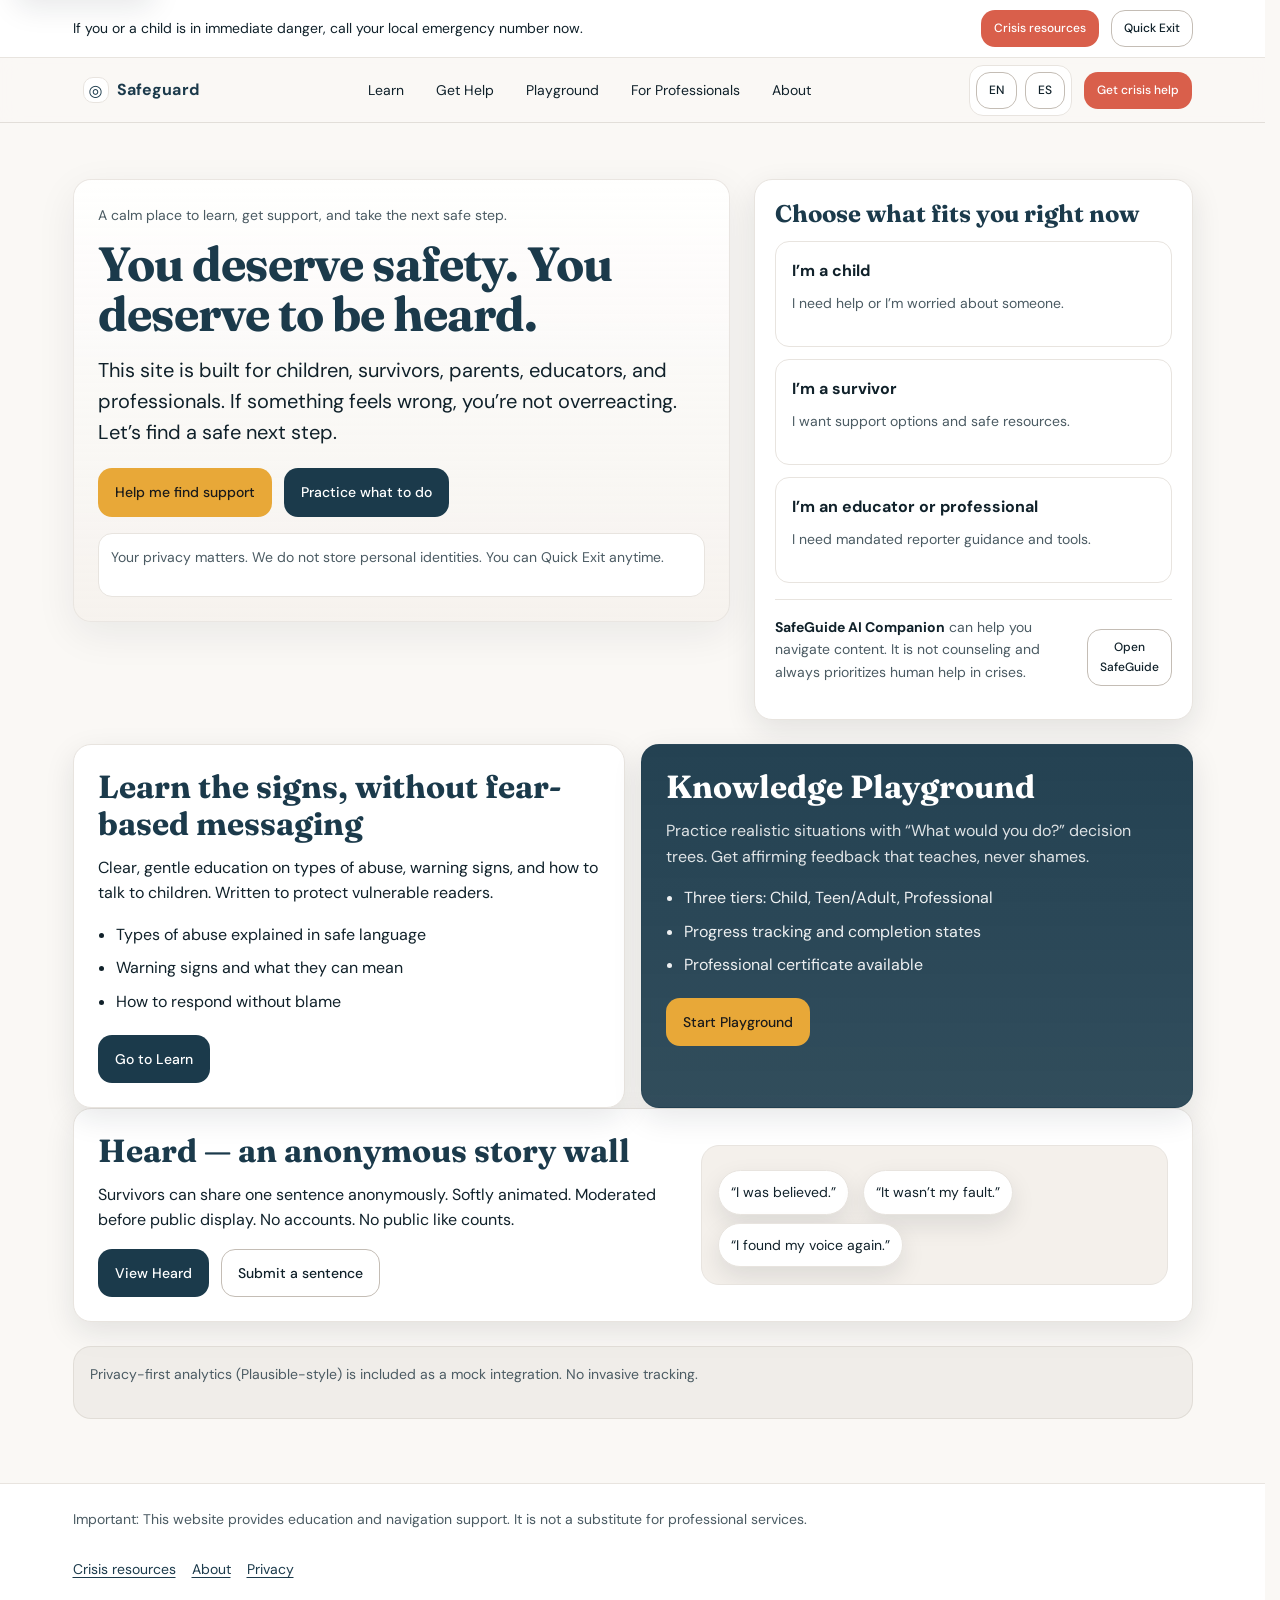
<file: index.html>
<!doctype html>
<html lang="en" data-lang="en">
  <head>
    <meta charset="UTF-8" />
    <meta name="viewport" content="width=device-width, initial-scale=1" />
    <meta name="description" content="A calm, safe, mission-driven website for child abuse awareness, learning, and getting help. Built for children, survivors, parents, educators, and professionals." />
    <meta name="theme-color" content="#1B3A4B" />

    <!-- Open Graph -->
    <meta property="og:title" content="Safeguard — Child Abuse Awareness & Support" />
    <meta property="og:description" content="Learn warning signs, get help, and practice safe decisions with a guided Knowledge Playground. Always crisis-forward." />
    <meta property="og:type" content="website" />
    <meta property="og:image" content="assets/images/og-cover.png" />
    <meta property="og:url" content="/" />

    <!-- Twitter Card -->
    <meta name="twitter:card" content="summary_large_image" />
    <meta name="twitter:title" content="Safeguard — Child Abuse Awareness & Support" />
    <meta name="twitter:description" content="Learn, get help, and practice safe decisions. Built for vulnerable users with deep empathy." />
    <meta name="twitter:image" content="assets/images/og-cover.png" />

    <link rel="icon" href="assets/icons/favicon.svg" />
    <link rel="manifest" href="manifest.webmanifest" />

    <!-- Fonts (performance: font-display swap is set in CSS via @font-face fallback strategy) -->
    <link rel="preconnect" href="https://fonts.googleapis.com" />
    <link rel="preconnect" href="https://fonts.gstatic.com" crossorigin />
    <!-- Body: DM Sans / Inter. Display: Fraunces / Lora -->
    <link href="https://fonts.googleapis.com/css2?family=DM+Sans:wght@400;500;700&family=Fraunces:opsz,wght@9..144,600;9..144,700&display=swap" rel="stylesheet" />

    <link rel="stylesheet" href="css/styles.css" />
    <link rel="stylesheet" href="css/components.css" />

    <title>Safeguard — Child Abuse Awareness & Support</title>

    <!-- Schema.org Organization -->
    <script type="application/ld+json">
      {
        "@context": "https://schema.org",
        "@type": "NGO",
        "name": "Safeguard",
        "description": "A mission-driven awareness and support platform focused on child safety, education, and resource access.",
        "url": "/",
        "sameAs": [],
        "foundingLocation": "United States",
        "contactPoint": [{
          "@type": "ContactPoint",
          "contactType": "support",
          "availableLanguage": ["English", "Spanish"],
          "url": "/pages/get-help.html"
        }]
      }
    </script>
  </head>

  <body>
    <!-- Skip link -->
    <a class="skip-link" href="#main">Skip to content</a>

    <!-- Top crisis ribbon: always visible -->
    <div class="crisis-ribbon" role="region" aria-label="Crisis resources">
      <div class="crisis-ribbon__inner">
        <p class="crisis-ribbon__text" data-i18n="crisisRibbon">
          If you or a child is in immediate danger, call your local emergency number now.
        </p>
        <div class="crisis-ribbon__actions">
          <a class="btn btn--small btn--coral" href="pages/get-help.html#crisis" data-i18n="crisisButton">
            Crisis resources
          </a>
          <button class="btn btn--small btn--ghost" id="quickExitBtn" type="button" aria-label="Quick exit (opens weather)">
            Quick Exit
          </button>
        </div>
      </div>
    </div>

    <!-- Header -->
    <header class="site-header" role="banner">
      <div class="site-header__inner">
        <a class="brand" href="index.html" aria-label="Safeguard home">
          <span class="brand__mark" aria-hidden="true">◎</span>
          <span class="brand__text">Safeguard</span>
        </a>

        <nav class="site-nav" aria-label="Primary">
          <button class="nav-toggle" type="button" aria-expanded="false" aria-controls="navMenu">
            <span class="sr-only">Open menu</span>
            <span aria-hidden="true">☰</span>
          </button>

          <ul class="nav-menu" id="navMenu">
            <li><a href="pages/learn.html" data-i18n="navLearn">Learn</a></li>
            <li><a href="pages/get-help.html" data-i18n="navGetHelp">Get Help</a></li>
            <li><a href="pages/playground.html" data-i18n="navPlayground">Playground</a></li>
            <li><a href="pages/professionals.html" data-i18n="navPros">For Professionals</a></li>
            <li><a href="pages/about.html" data-i18n="navAbout">About</a></li>
          </ul>
        </nav>

        <div class="site-header__tools">
          <div class="lang-toggle" role="group" aria-label="Language">
            <button class="btn btn--small btn--ghost" type="button" data-lang="en" aria-pressed="true">EN</button>
            <button class="btn btn--small btn--ghost" type="button" data-lang="es" aria-pressed="false">ES</button>
          </div>
          <a class="btn btn--small btn--coral" href="pages/get-help.html#crisis" data-i18n="headerCrisis">
            Get crisis help
          </a>
        </div>
      </div>
    </header>

    <!-- Main -->
    <main id="main" class="container" role="main">
      <section class="hero" aria-labelledby="heroTitle">
        <div class="hero__content">
          <p class="eyebrow" data-i18n="homeEyebrow">A calm place to learn, get support, and take the next safe step.</p>
          <h1 class="display" id="heroTitle" data-i18n="homeTitle">
            You deserve safety. You deserve to be heard.
          </h1>
          <p class="lead" data-i18n="homeLead">
            This site is built for children, survivors, parents, educators, and professionals. If something feels wrong, you’re not overreacting. Let’s find a safe next step.
          </p>

          <div class="hero__cta">
            <a class="btn btn--primary" href="pages/get-help.html" data-i18n="homeCtaHelp">Help me find support</a>
            <a class="btn btn--secondary" href="pages/playground.html" data-i18n="homeCtaPlayground">Practice what to do</a>
          </div>

          <div class="hero__note" role="note">
            <p class="small" data-i18n="homeNote">
              Your privacy matters. We do not store personal identities. You can Quick Exit anytime.
            </p>
          </div>
        </div>

        <div class="hero__panel" aria-label="Quick pathways">
          <h2 class="h3" data-i18n="homePathTitle">Choose what fits you right now</h2>

          <!-- 3 choices at a time: we keep this to 3 primary pathways -->
          <div class="path-grid">
            <a class="path-card" href="pages/get-help.html#for-children">
              <h3 class="h4" data-i18n="pathChildTitle">I’m a child</h3>
              <p class="small" data-i18n="pathChildDesc">I need help or I’m worried about someone.</p>
            </a>

            <a class="path-card" href="pages/get-help.html#for-survivors">
              <h3 class="h4" data-i18n="pathSurvivorTitle">I’m a survivor</h3>
              <p class="small" data-i18n="pathSurvivorDesc">I want support options and safe resources.</p>
            </a>

            <a class="path-card" href="pages/professionals.html">
              <h3 class="h4" data-i18n="pathProTitle">I’m an educator or professional</h3>
              <p class="small" data-i18n="pathProDesc">I need mandated reporter guidance and tools.</p>
            </a>
          </div>

          <div class="soft-divider" aria-hidden="true"></div>

          <div class="ai-teaser">
            <p class="small">
              <strong data-i18n="aiTeaserTitle">SafeGuide AI Companion</strong>
              <span data-i18n="aiTeaserDesc">can help you navigate content. It is not counseling and always prioritizes human help in crises.</span>
            </p>
            <a class="btn btn--small btn--ghost" href="pages/get-help.html#safeguide" data-i18n="aiTeaserCta">Open SafeGuide</a>
          </div>
        </div>
      </section>

      <section class="grid-2" aria-labelledby="homeLearnTitle">
        <div class="card">
          <h2 class="h2" id="homeLearnTitle" data-i18n="homeLearnTitle">Learn the signs, without fear-based messaging</h2>
          <p data-i18n="homeLearnBody">
            Clear, gentle education on types of abuse, warning signs, and how to talk to children. Written to protect vulnerable readers.
          </p>
          <ul class="bullets">
            <li data-i18n="homeLearnBullet1">Types of abuse explained in safe language</li>
            <li data-i18n="homeLearnBullet2">Warning signs and what they can mean</li>
            <li data-i18n="homeLearnBullet3">How to respond without blame</li>
          </ul>
          <a class="btn btn--secondary" href="pages/learn.html" data-i18n="homeLearnCta">Go to Learn</a>
        </div>

        <div class="card card--teal">
          <h2 class="h2" data-i18n="homePlayTitle">Knowledge Playground</h2>
          <p data-i18n="homePlayBody">
            Practice realistic situations with “What would you do?” decision trees. Get affirming feedback that teaches, never shames.
          </p>
          <ul class="bullets">
            <li data-i18n="homePlayBullet1">Three tiers: Child, Teen/Adult, Professional</li>
            <li data-i18n="homePlayBullet2">Progress tracking and completion states</li>
            <li data-i18n="homePlayBullet3">Professional certificate available</li>
          </ul>
          <a class="btn btn--primary" href="pages/playground.html" data-i18n="homePlayCta">Start Playground</a>
        </div>
      </section>

      <section class="card" aria-labelledby="heardTitle">
        <div class="split">
          <div>
            <h2 class="h2" id="heardTitle" data-i18n="homeHeardTitle">Heard — an anonymous story wall</h2>
            <p data-i18n="homeHeardBody">
              Survivors can share one sentence anonymously. Softly animated. Moderated before public display. No accounts. No public like counts.
            </p>
            <div class="row">
              <a class="btn btn--secondary" href="pages/about.html#heard" data-i18n="homeHeardCta">View Heard</a>
              <a class="btn btn--ghost" href="pages/about.html#submit-heard" data-i18n="homeHeardSubmit">Submit a sentence</a>
            </div>
          </div>
          <div class="mini-preview" aria-hidden="true">
            <div class="mini-card">“I was believed.”</div>
            <div class="mini-card">“It wasn’t my fault.”</div>
            <div class="mini-card">“I found my voice again.”</div>
          </div>
        </div>
      </section>

      <section class="footer-cta" aria-label="Privacy-first analytics note">
        <p class="small" data-i18n="analyticsNote">
          Privacy-first analytics (Plausible-style) is included as a mock integration. No invasive tracking.
        </p>
      </section>
    </main>

    <footer class="site-footer" role="contentinfo">
      <div class="container site-footer__inner">
        <p class="small">
          <span data-i18n="footerDisclaimerStrong"><strong>Important:</strong></span>
          <span data-i18n="footerDisclaimerBody">This website provides education and navigation support. It is not a substitute for professional services.</span>
        </p>
        <div class="footer-links">
          <a href="pages/get-help.html#crisis" data-i18n="footerCrisis">Crisis resources</a>
          <a href="pages/about.html" data-i18n="footerAbout">About</a>
          <a href="pages/about.html#privacy" data-i18n="footerPrivacy">Privacy</a>
        </div>
      </div>
    </footer>

    <script src="js/main.js" defer></script>
  </body>
</html>
</file>
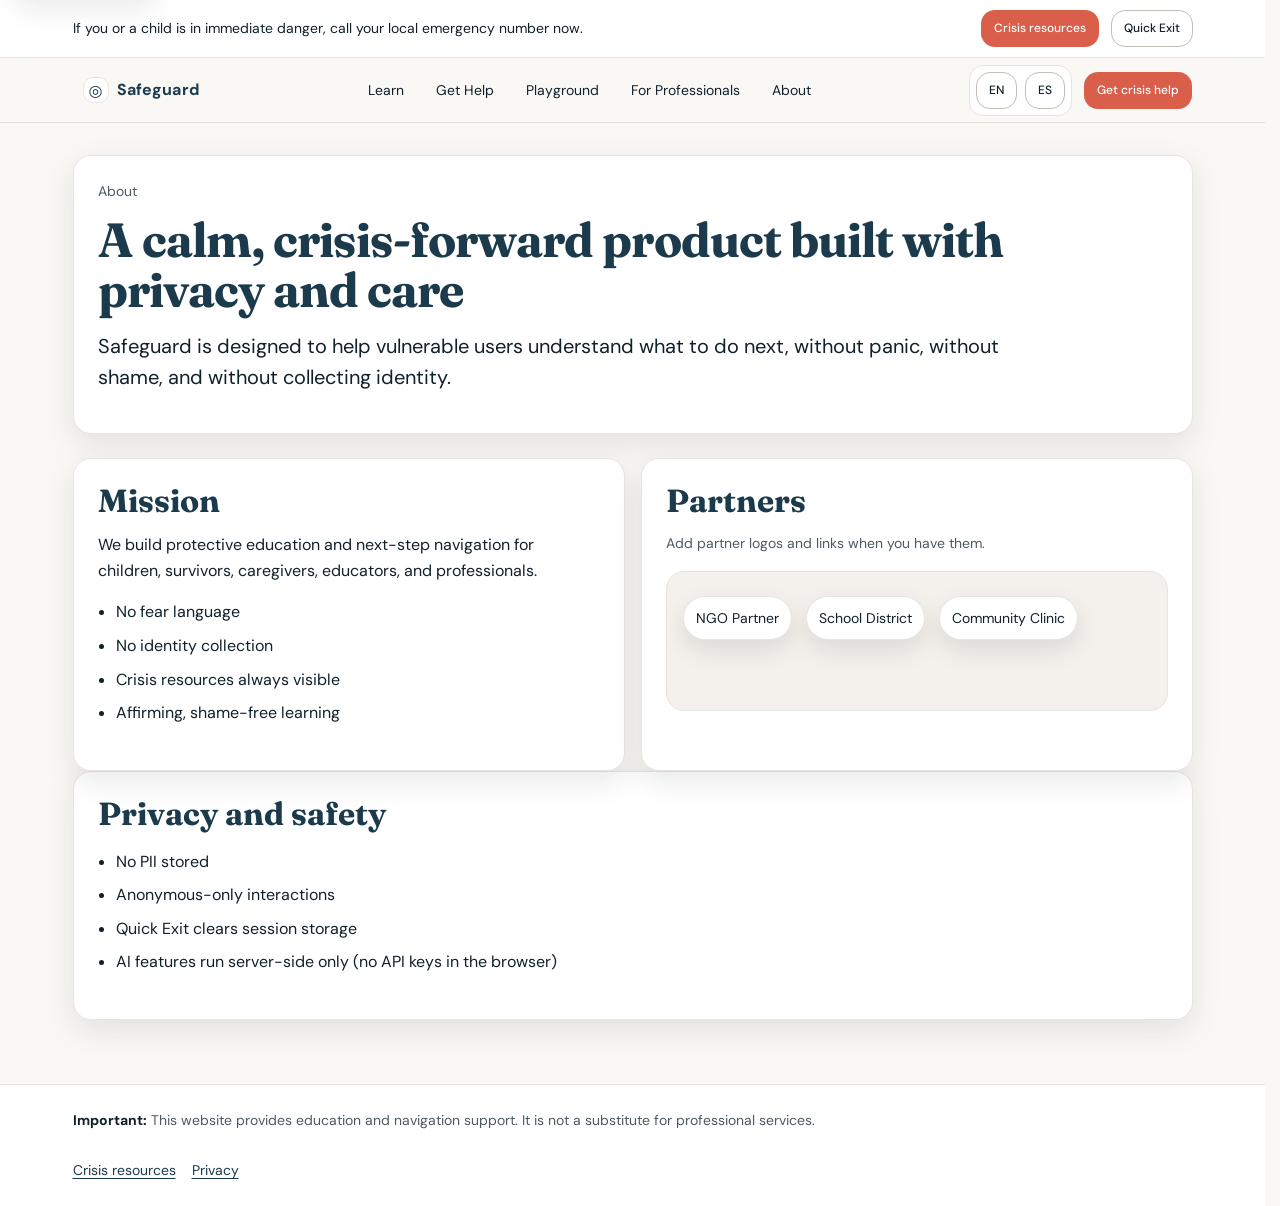
<file: pages/about.html>
<!doctype html>
<html lang="en" data-lang="en">
  <head>
    <meta charset="UTF-8" />
    <meta name="viewport" content="width=device-width, initial-scale=1" />
    <meta
      name="description"
      content="Safeguard’s mission, partners, privacy principles, and safe messaging compliance."
    />
    <meta name="theme-color" content="#1B3A4B" />

    <link rel="icon" href="../assets/icons/favicon.svg" />
    <link rel="manifest" href="../manifest.webmanifest" />

    <link rel="preconnect" href="https://fonts.googleapis.com" />
    <link rel="preconnect" href="https://fonts.gstatic.com" crossorigin />
    <link
      href="https://fonts.googleapis.com/css2?family=DM+Sans:wght@400;500;700&family=Fraunces:opsz,wght@9..144,600;9..144,700&display=swap"
      rel="stylesheet"
    />

    <link rel="stylesheet" href="../css/styles.css" />
    <link rel="stylesheet" href="../css/components.css" />
    <script src="../js/main.js" defer></script>

    <title>About — Safeguard</title>
  </head>

  <body>
    <a class="skip-link" href="#main">Skip to content</a>

    <div class="crisis-ribbon" role="region" aria-label="Crisis resources">
      <div class="crisis-ribbon__inner">
        <p class="crisis-ribbon__text" data-i18n="crisisRibbon">
          If you or a child is in immediate danger, call your local emergency number now.
        </p>
        <div class="crisis-ribbon__actions">
          <a class="btn btn--small btn--coral" href="/pages/get-help.html#crisis" data-i18n="crisisButton">Crisis resources</a>
          <button class="btn btn--small btn--ghost" id="quickExitBtn" type="button" aria-label="Quick exit (opens weather)">
            Quick Exit
          </button>
        </div>
      </div>
    </div>

    <header class="site-header" role="banner">
      <div class="site-header__inner">
        <a class="brand" href="../index.html" aria-label="Safeguard home">
          <span class="brand__mark" aria-hidden="true">◎</span>
          <span class="brand__text">Safeguard</span>
        </a>

        <nav class="site-nav" aria-label="Primary">
          <button class="nav-toggle" type="button" aria-expanded="false" aria-controls="navMenu">
            <span class="sr-only">Open menu</span>
            <span aria-hidden="true">☰</span>
          </button>

          <ul class="nav-menu" id="navMenu">
            <li><a href="learn.html" data-i18n="navLearn">Learn</a></li>
            <li><a href="get-help.html" data-i18n="navGetHelp">Get Help</a></li>
            <li><a href="playground.html" data-i18n="navPlayground">Playground</a></li>
            <li><a href="professionals.html" data-i18n="navPros">For Professionals</a></li>
            <li><a href="about.html" aria-current="page" data-i18n="navAbout">About</a></li>
          </ul>
        </nav>

        <div class="site-header__tools">
          <div class="lang-toggle" role="group" aria-label="Language">
            <button class="btn btn--small btn--ghost" type="button" data-lang="en" aria-pressed="true">EN</button>
            <button class="btn btn--small btn--ghost" type="button" data-lang="es" aria-pressed="false">ES</button>
          </div>
          <a class="btn btn--small btn--coral" href="get-help.html#crisis" data-i18n="headerCrisis">Get crisis help</a>
        </div>
      </div>
    </header>

    <main id="main" class="container" role="main">
      <section class="card">
        <p class="eyebrow">About</p>
        <h1 class="display">A calm, crisis-forward product built with privacy and care</h1>
        <p class="lead">
          Safeguard is designed to help vulnerable users understand what to do next, without panic, without shame, and without collecting identity.
        </p>
      </section>

      <section class="grid-2">
        <article class="card">
          <h2 class="h2">Mission</h2>
          <p>
            We build protective education and next-step navigation for children, survivors, caregivers, educators, and professionals.
          </p>
          <ul class="bullets">
            <li>No fear language</li>
            <li>No identity collection</li>
            <li>Crisis resources always visible</li>
            <li>Affirming, shame-free learning</li>
          </ul>
        </article>

        <article class="card">
          <h2 class="h2">Partners</h2>
          <p class="small">Add partner logos and links when you have them.</p>
          <div class="mini-preview" aria-label="Partner placeholder">
            <span class="mini-card">NGO Partner</span>
            <span class="mini-card">School District</span>
            <span class="mini-card">Community Clinic</span>
          </div>
        </article>
      </section>

      <section class="card" id="privacy">
        <h2 class="h2">Privacy and safety</h2>
        <ul class="bullets">
          <li>No PII stored</li>
          <li>Anonymous-only interactions</li>
          <li>Quick Exit clears session storage</li>
          <li>AI features run server-side only (no API keys in the browser)</li>
        </ul>
      </section>
    </main>

    <footer class="site-footer" role="contentinfo">
      <div class="container site-footer__inner">
        <p class="small">
          <strong>Important:</strong> This website provides education and navigation support. It is not a substitute for professional services.
        </p>
        <div class="footer-links">
          <a href="get-help.html#crisis">Crisis resources</a>
          <a href="about.html#privacy">Privacy</a>
        </div>
      </div>
    </footer>
  </body>
</html>
</file>
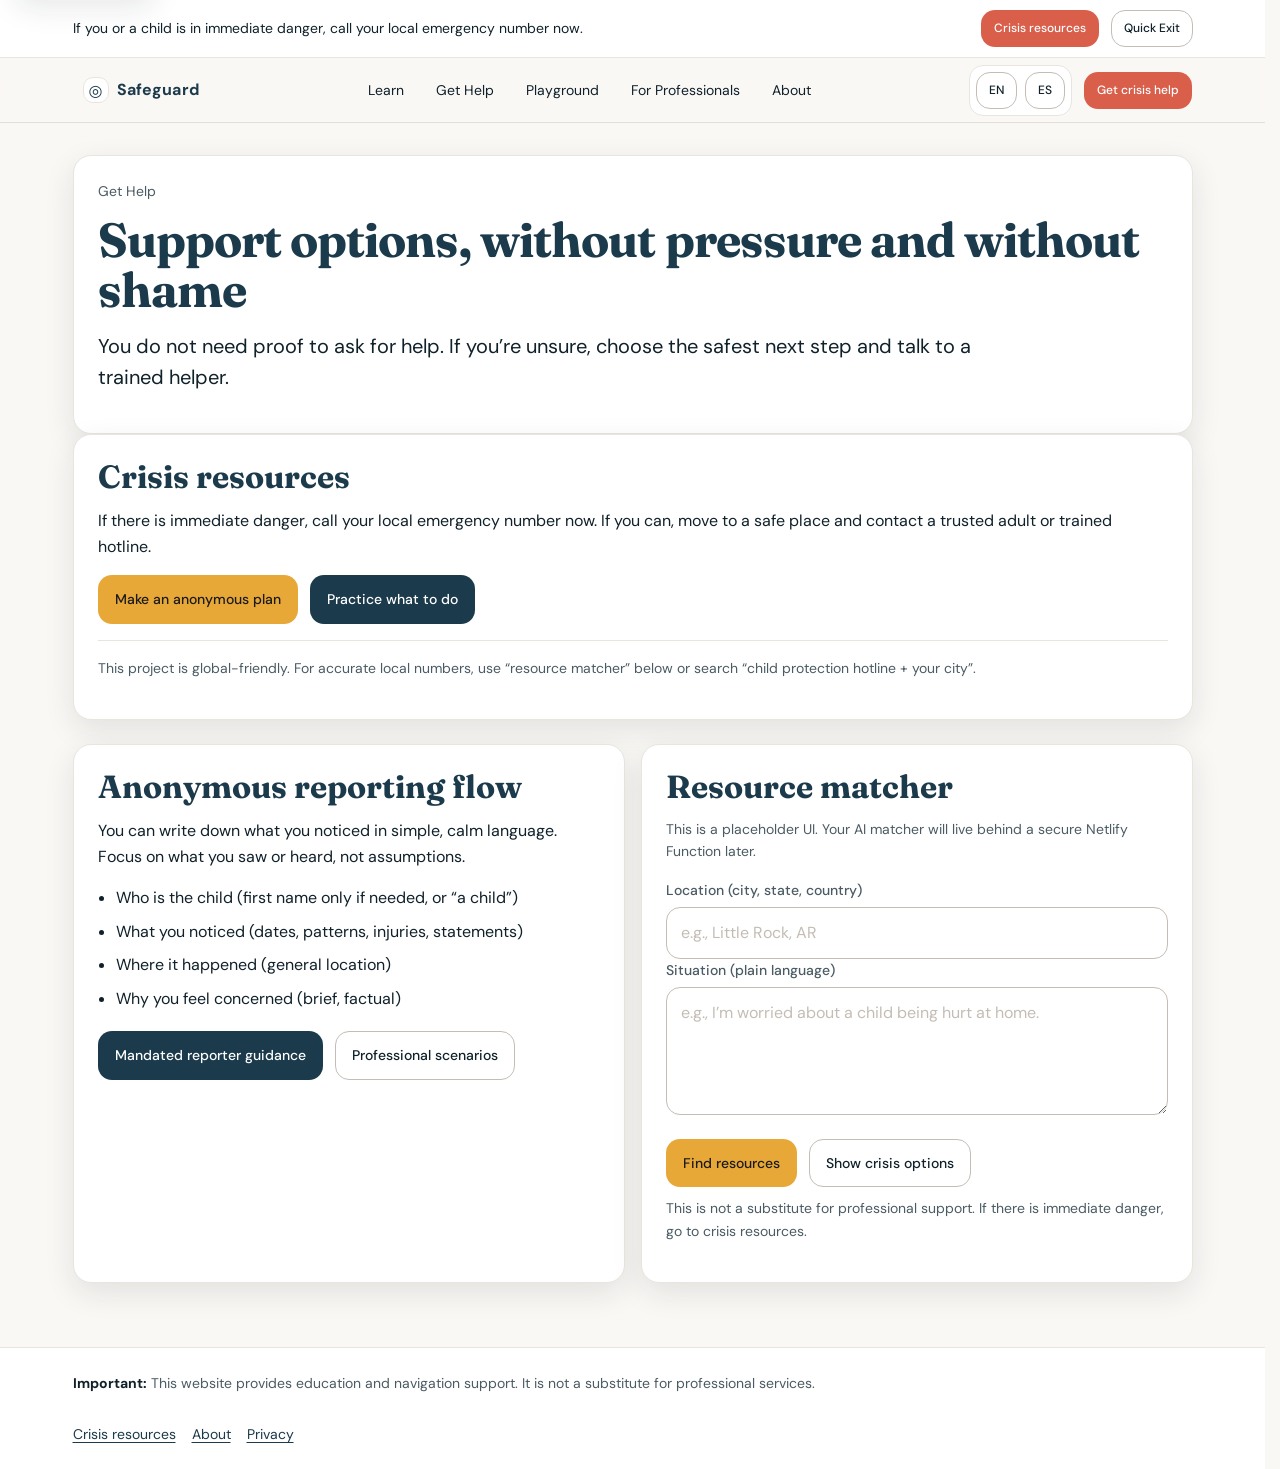
<file: pages/get-help.html>
<!doctype html>
<html lang="en" data-lang="en">
  <head>
    <meta charset="UTF-8" />
    <meta name="viewport" content="width=device-width, initial-scale=1" />
    <meta
      name="description"
      content="Get help options, crisis resources, anonymous reporting guidance, and resource matching."
    />
    <meta name="theme-color" content="#1B3A4B" />

    <link rel="icon" href="../assets/icons/favicon.svg" />
    <link rel="manifest" href="../manifest.webmanifest" />

    <link rel="preconnect" href="https://fonts.googleapis.com" />
    <link rel="preconnect" href="https://fonts.gstatic.com" crossorigin />
    <link
      href="https://fonts.googleapis.com/css2?family=DM+Sans:wght@400;500;700&family=Fraunces:opsz,wght@9..144,600;9..144,700&display=swap"
      rel="stylesheet"
    />

    <link rel="stylesheet" href="../css/styles.css" />
    <link rel="stylesheet" href="../css/components.css" />
    <script src="../js/main.js" defer></script>

    <title>Get Help — Safeguard</title>

    <script type="application/ld+json">
      {
        "@context": "https://schema.org",
        "@type": "WebPage",
        "name": "Get Help — Safeguard",
        "description": "Crisis resources, reporting guidance, and support pathways.",
        "url": "/pages/get-help.html"
      }
    </script>
  </head>

  <body>
    <a class="skip-link" href="#main">Skip to content</a>

    <div class="crisis-ribbon" role="region" aria-label="Crisis resources">
      <div class="crisis-ribbon__inner">
        <p class="crisis-ribbon__text" data-i18n="crisisRibbon">
          If you or a child is in immediate danger, call your local emergency number now.
        </p>
        <div class="crisis-ribbon__actions">
          <a class="btn btn--small btn--coral" href="/pages/get-help.html#crisis" aria-current="page" data-i18n="crisisButton">Crisis resources</a>
          <button class="btn btn--small btn--ghost" id="quickExitBtn" type="button" aria-label="Quick exit (opens weather)">
            Quick Exit
          </button>
        </div>
      </div>
    </div>

    <header class="site-header" role="banner">
      <div class="site-header__inner">
        <a class="brand" href="../index.html" aria-label="Safeguard home">
          <span class="brand__mark" aria-hidden="true">◎</span>
          <span class="brand__text">Safeguard</span>
        </a>

        <nav class="site-nav" aria-label="Primary">
          <button class="nav-toggle" type="button" aria-expanded="false" aria-controls="navMenu">
            <span class="sr-only">Open menu</span>
            <span aria-hidden="true">☰</span>
          </button>

          <ul class="nav-menu" id="navMenu">
            <li><a href="learn.html" data-i18n="navLearn">Learn</a></li>
            <li><a href="get-help.html" aria-current="page" data-i18n="navGetHelp">Get Help</a></li>
            <li><a href="playground.html" data-i18n="navPlayground">Playground</a></li>
            <li><a href="professionals.html" data-i18n="navPros">For Professionals</a></li>
            <li><a href="about.html" data-i18n="navAbout">About</a></li>
          </ul>
        </nav>

        <div class="site-header__tools">
          <div class="lang-toggle" role="group" aria-label="Language">
            <button class="btn btn--small btn--ghost" type="button" data-lang="en" aria-pressed="true">EN</button>
            <button class="btn btn--small btn--ghost" type="button" data-lang="es" aria-pressed="false">ES</button>
          </div>
          <a class="btn btn--small btn--coral" href="#crisis" data-i18n="headerCrisis">Get crisis help</a>
        </div>
      </div>
    </header>

    <main id="main" class="container" role="main">
      <section class="card">
        <p class="eyebrow">Get Help</p>
        <h1 class="display">Support options, without pressure and without shame</h1>
        <p class="lead">
          You do not need proof to ask for help. If you’re unsure, choose the safest next step and talk to a trained helper.
        </p>
      </section>

      <section class="card" id="crisis" aria-label="Crisis resources">
        <h2 class="h2">Crisis resources</h2>
        <p>
          If there is immediate danger, call your local emergency number now.
          If you can, move to a safe place and contact a trusted adult or trained hotline.
        </p>

        <div class="row">
          <a class="btn btn--primary" href="#anonymous">Make an anonymous plan</a>
          <a class="btn btn--secondary" href="playground.html?tier=teen">Practice what to do</a>
        </div>

        <div class="soft-divider"></div>
        <p class="small">
          This project is global-friendly. For accurate local numbers, use “resource matcher” below or search “child protection hotline + your city”.
        </p>
      </section>

      <section class="grid-2" aria-label="Help pathways">
        <article class="card" id="anonymous">
          <h2 class="h2">Anonymous reporting flow</h2>
          <p>
            You can write down what you noticed in simple, calm language. Focus on what you saw or heard, not assumptions.
          </p>
          <ul class="bullets">
            <li>Who is the child (first name only if needed, or “a child”)</li>
            <li>What you noticed (dates, patterns, injuries, statements)</li>
            <li>Where it happened (general location)</li>
            <li>Why you feel concerned (brief, factual)</li>
          </ul>
          <div class="row">
            <a class="btn btn--secondary" href="professionals.html#reporting">Mandated reporter guidance</a>
            <a class="btn btn--ghost" href="playground.html?tier=pro">Professional scenarios</a>
          </div>
        </article>

        <article class="card">
          <h2 class="h2">Resource matcher</h2>
          <p class="small">
            This is a placeholder UI. Your AI matcher will live behind a secure Netlify Function later.
          </p>

          <form class="form" aria-label="Resource matcher form">
            <label class="small" for="location">Location (city, state, country)</label>
            <input id="location" name="location" type="text" placeholder="e.g., Little Rock, AR" />

            <label class="small" for="situation">Situation (plain language)</label>
            <textarea id="situation" name="situation" rows="4" placeholder="e.g., I’m worried about a child being hurt at home."></textarea>

            <div class="row">
              <button class="btn btn--primary" type="button">Find resources</button>
          <a class="btn btn--ghost" href="#crisis">Show crisis options</a>
            </div>

            <p class="small" style="margin-top: 10px;">
              This is not a substitute for professional support. If there is immediate danger, go to crisis resources.
            </p>
          </form>
        </article>
      </section>
    </main>

    <footer class="site-footer" role="contentinfo">
      <div class="container site-footer__inner">
        <p class="small">
          <strong>Important:</strong> This website provides education and navigation support. It is not a substitute for professional services.
        </p>
        <div class="footer-links">
          <a href="#crisis">Crisis resources</a>
          <a href="about.html">About</a>
          <a href="about.html#privacy">Privacy</a>
        </div>
      </div>
    </footer>
  </body>
</html>
</file>
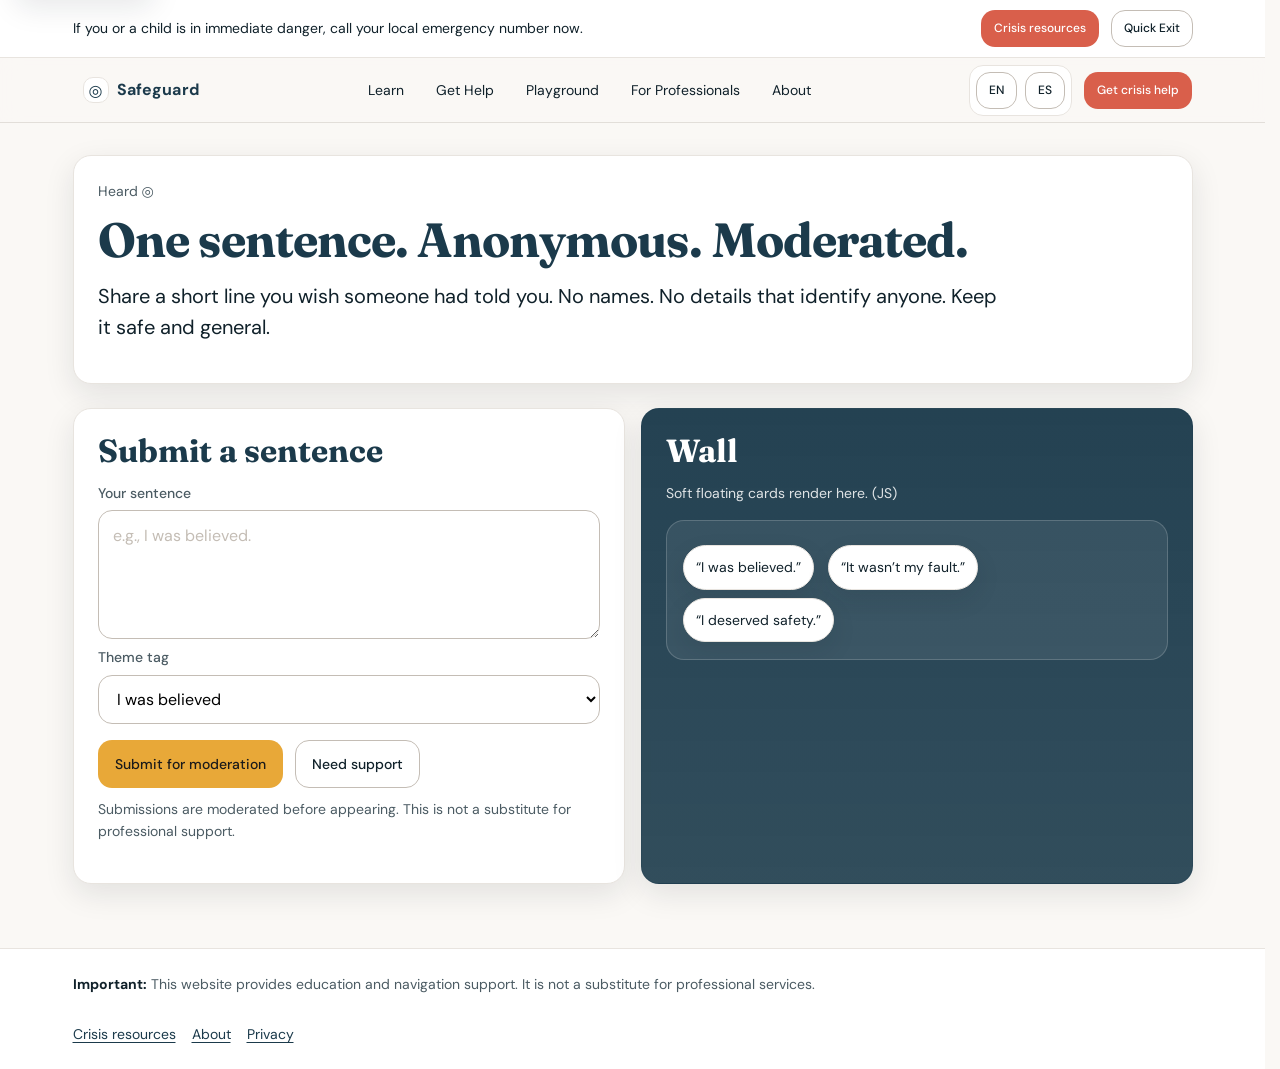
<file: pages/heard.html>
<!doctype html>
<html lang="en" data-lang="en">
  <head>
    <meta charset="UTF-8" />
    <meta name="viewport" content="width=device-width, initial-scale=1" />
    <meta
      name="description"
      content="Heard: an anonymous, moderated story wall. One sentence. Quiet, respectful, safe."
    />
    <meta name="theme-color" content="#1B3A4B" />

    <link rel="icon" href="../assets/icons/favicon.svg" />
    <link rel="manifest" href="../manifest.webmanifest" />

    <link rel="preconnect" href="https://fonts.googleapis.com" />
    <link rel="preconnect" href="https://fonts.gstatic.com" crossorigin />
    <link
      href="https://fonts.googleapis.com/css2?family=DM+Sans:wght@400;500;700&family=Fraunces:opsz,wght@9..144,600;9..144,700&display=swap"
      rel="stylesheet"
    />

    <link rel="stylesheet" href="../css/styles.css" />
    <link rel="stylesheet" href="../css/components.css" />
    <script src="../js/main.js" defer></script>
    <script src="../js/heard.js" defer></script>

    <title>Heard ◎ — Safeguard</title>
  </head>

  <body>
    <a class="skip-link" href="#main">Skip to content</a>

    <div class="crisis-ribbon" role="region" aria-label="Crisis resources">
      <div class="crisis-ribbon__inner">
        <p class="crisis-ribbon__text" data-i18n="crisisRibbon">
          If you or a child is in immediate danger, call your local emergency number now.
        </p>
        <div class="crisis-ribbon__actions">
          <a class="btn btn--small btn--coral" href="/pages/get-help.html#crisis" data-i18n="crisisButton">Crisis resources</a>
          <button class="btn btn--small btn--ghost" id="quickExitBtn" type="button" aria-label="Quick exit (opens weather)">
            Quick Exit
          </button>
        </div>
      </div>
    </div>

    <header class="site-header" role="banner">
      <div class="site-header__inner">
        <a class="brand" href="../index.html" aria-label="Safeguard home">
          <span class="brand__mark" aria-hidden="true">◎</span>
          <span class="brand__text">Safeguard</span>
        </a>

        <nav class="site-nav" aria-label="Primary">
          <button class="nav-toggle" type="button" aria-expanded="false" aria-controls="navMenu">
            <span class="sr-only">Open menu</span>
            <span aria-hidden="true">☰</span>
          </button>

          <ul class="nav-menu" id="navMenu">
            <li><a href="learn.html" data-i18n="navLearn">Learn</a></li>
            <li><a href="get-help.html" data-i18n="navGetHelp">Get Help</a></li>
            <li><a href="playground.html" data-i18n="navPlayground">Playground</a></li>
            <li><a href="professionals.html" data-i18n="navPros">For Professionals</a></li>
            <li><a href="about.html" data-i18n="navAbout">About</a></li>
          </ul>
        </nav>

        <div class="site-header__tools">
          <div class="lang-toggle" role="group" aria-label="Language">
            <button class="btn btn--small btn--ghost" type="button" data-lang="en" aria-pressed="true">EN</button>
            <button class="btn btn--small btn--ghost" type="button" data-lang="es" aria-pressed="false">ES</button>
          </div>
          <a class="btn btn--small btn--coral" href="get-help.html#crisis" data-i18n="headerCrisis">Get crisis help</a>
        </div>
      </div>
    </header>

    <main id="main" class="container" role="main">
      <section class="card">
        <p class="eyebrow">Heard ◎</p>
        <h1 class="display">One sentence. Anonymous. Moderated.</h1>
        <p class="lead">
          Share a short line you wish someone had told you. No names. No details that identify anyone. Keep it safe and general.
        </p>
      </section>

      <section class="grid-2">
        <article class="card">
          <h2 class="h2">Submit a sentence</h2>

          <form class="form" aria-label="Heard submission form">
            <label class="small" for="heardText">Your sentence</label>
            <textarea id="heardText" rows="4" placeholder="e.g., I was believed."></textarea>

            <label class="small" for="heardTag">Theme tag</label>
            <select id="heardTag">
              <option value="I was believed">I was believed</option>
              <option value="It wasn't my fault">It wasn't my fault</option>
              <option value="I deserved safety">I deserved safety</option>
              <option value="I asked for help">I asked for help</option>
              <option value="I am healing">I am healing</option>
            </select>

            <div class="row">
              <button class="btn btn--primary" type="button" id="heardSubmit">Submit for moderation</button>
              <a class="btn btn--ghost" href="get-help.html#crisis">Need support</a>
            </div>

            <p class="small" style="margin-top: 10px;">
              Submissions are moderated before appearing. This is not a substitute for professional support.
            </p>
          </form>
        </article>

        <article class="card card--teal" aria-label="Heard wall preview">
          <h2 class="h2">Wall</h2>
          <p class="small">Soft floating cards render here. (JS)</p>

          <div id="heardWall" class="mini-preview" style="background: rgba(255,255,255,0.08); border-color: rgba(255,255,255,0.18);">
            <span class="mini-card">“I was believed.”</span>
            <span class="mini-card">“It wasn’t my fault.”</span>
            <span class="mini-card">“I deserved safety.”</span>
          </div>
        </article>
      </section>
    </main>

    <footer class="site-footer" role="contentinfo">
      <div class="container site-footer__inner">
        <p class="small">
          <strong>Important:</strong> This website provides education and navigation support. It is not a substitute for professional services.
        </p>
        <div class="footer-links">
          <a href="get-help.html#crisis">Crisis resources</a>
          <a href="about.html">About</a>
          <a href="about.html#privacy">Privacy</a>
        </div>
      </div>
    </footer>
  </body>
</html>
</file>
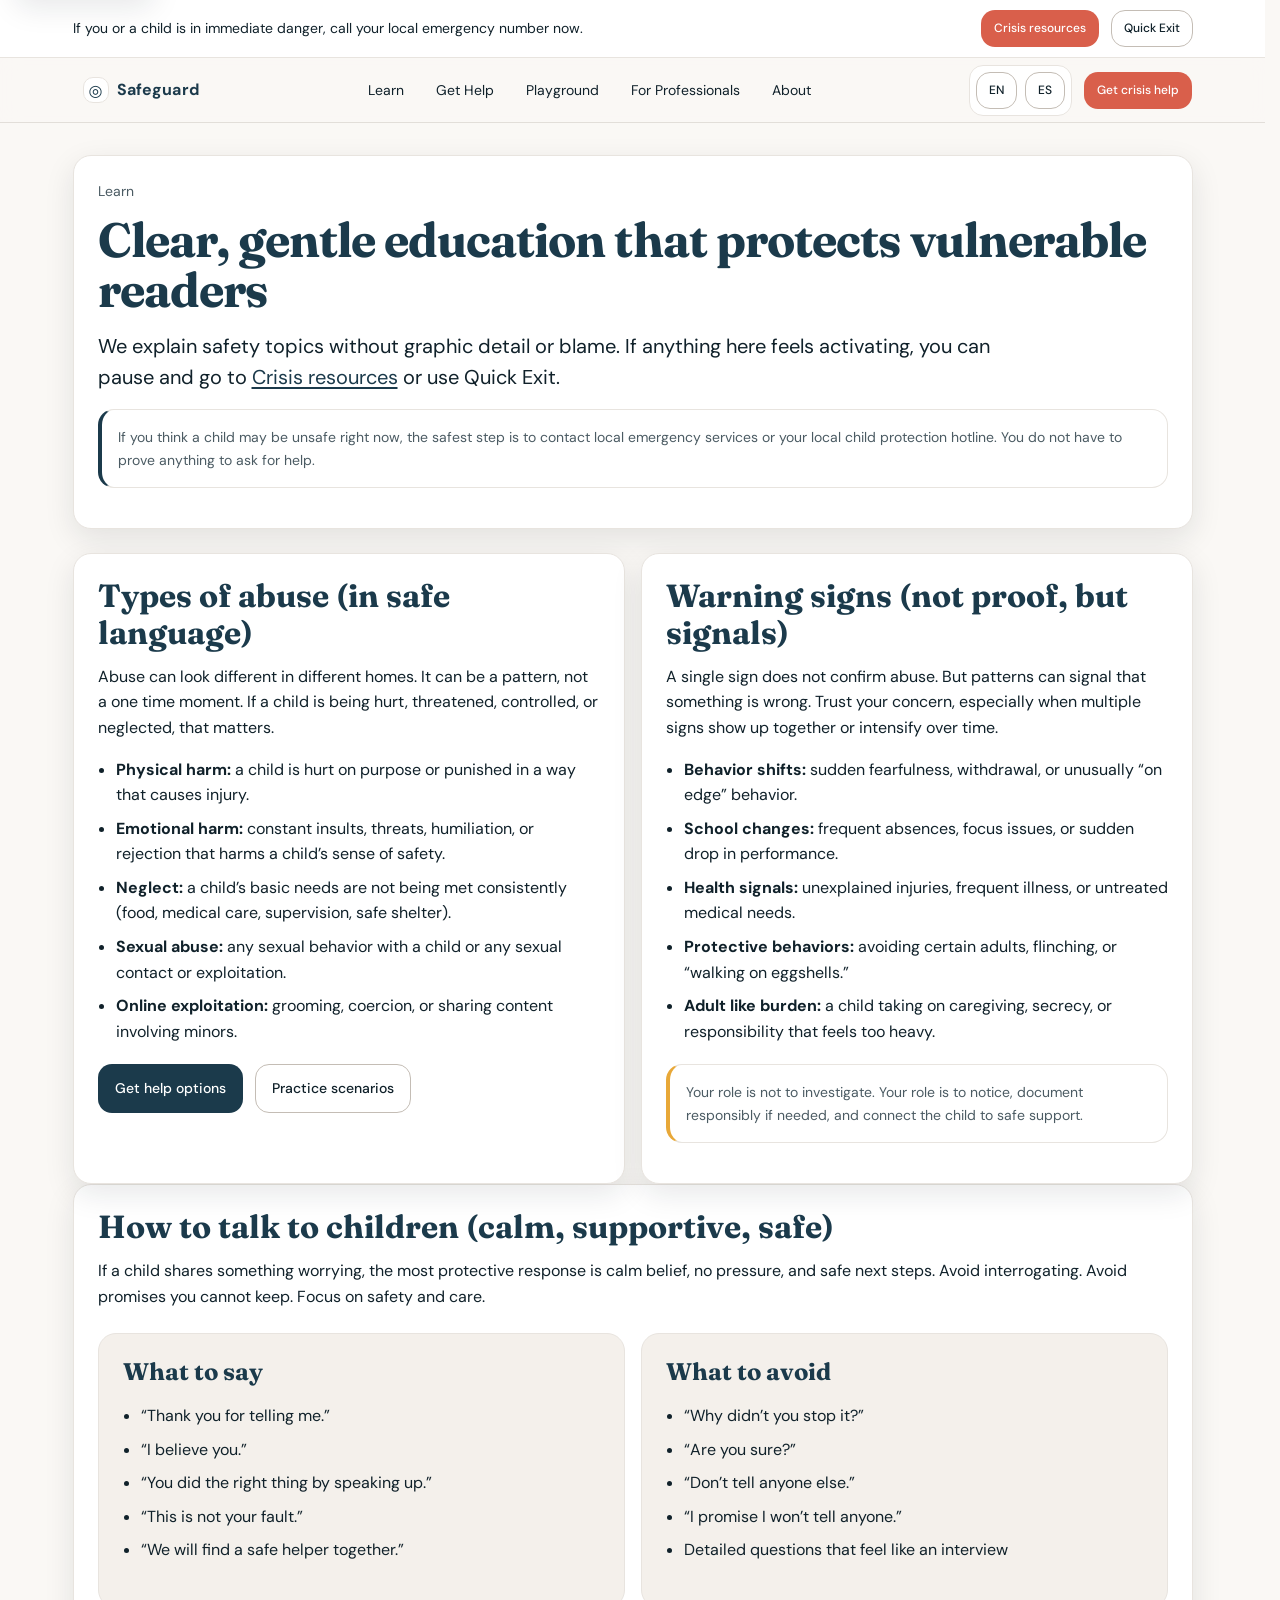
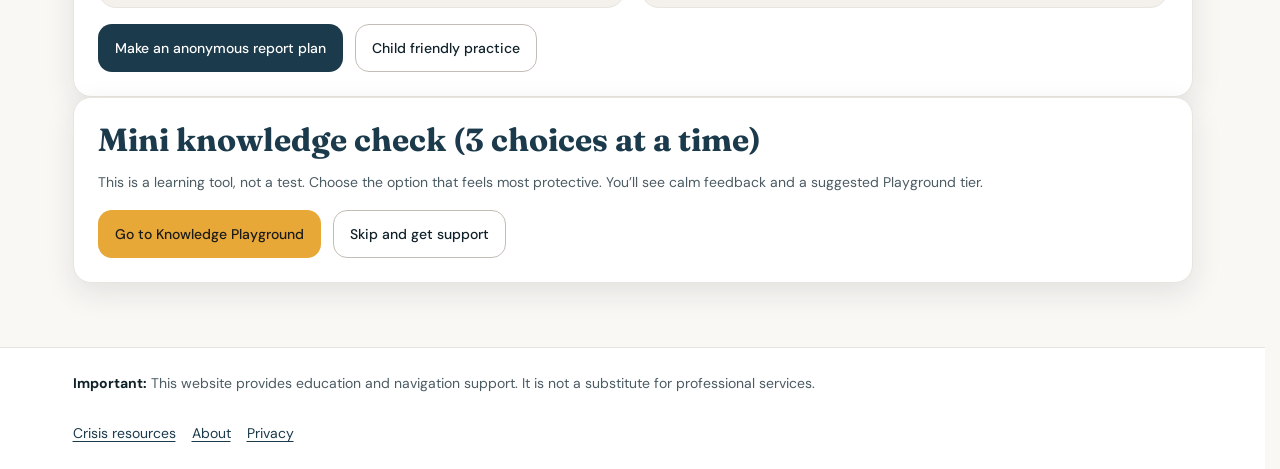
<file: pages/learn.html>
<!doctype html>
<html lang="en" data-lang="en">
  <head>
    <meta charset="UTF-8" />
    <meta name="viewport" content="width=device-width, initial-scale=1" />
    <meta
      name="description"
      content="Learn about types of child abuse, warning signs, and how to talk to children in safe, calm language."
    />
    <meta name="theme-color" content="#1B3A4B" />

    <link rel="icon" href="../assets/icons/favicon.svg" />
    <link rel="manifest" href="../manifest.webmanifest" />

    <link rel="preconnect" href="https://fonts.googleapis.com" />
    <link rel="preconnect" href="https://fonts.gstatic.com" crossorigin />
    <link
      href="https://fonts.googleapis.com/css2?family=DM+Sans:wght@400;500;700&family=Fraunces:opsz,wght@9..144,600;9..144,700&display=swap"
      rel="stylesheet"
    />

    <link rel="stylesheet" href="../css/styles.css" />
    <link rel="stylesheet" href="../css/components.css" />
    <script src="../js/main.js" defer></script>

    <title>Learn — Safeguard</title>

    <script type="application/ld+json">
      {
        "@context": "https://schema.org",
        "@type": "WebPage",
        "name": "Learn — Safeguard",
        "description": "Educational content on child safety, warning signs, and supportive conversations.",
        "url": "/pages/learn.html"
      }
    </script>
  </head>

  <body>
    <a class="skip-link" href="#main">Skip to content</a>

    <div class="crisis-ribbon" role="region" aria-label="Crisis resources">
      <div class="crisis-ribbon__inner">
        <p class="crisis-ribbon__text" data-i18n="crisisRibbon">
          If you or a child is in immediate danger, call your local emergency number now.
        </p>
        <div class="crisis-ribbon__actions">
          <a class="btn btn--small btn--coral" href="/pages/get-help.html#crisis" data-i18n="crisisButton">Crisis resources</a>
          <button class="btn btn--small btn--ghost" id="quickExitBtn" type="button" aria-label="Quick exit (opens weather)">
            Quick Exit
          </button>
        </div>
      </div>
    </div>

    <header class="site-header" role="banner">
      <div class="site-header__inner">
        <a class="brand" href="../index.html" aria-label="Safeguard home">
          <span class="brand__mark" aria-hidden="true">◎</span>
          <span class="brand__text">Safeguard</span>
        </a>

        <nav class="site-nav" aria-label="Primary">
          <button class="nav-toggle" type="button" aria-expanded="false" aria-controls="navMenu">
            <span class="sr-only">Open menu</span>
            <span aria-hidden="true">☰</span>
          </button>

          <ul class="nav-menu" id="navMenu">
            <li><a href="learn.html" aria-current="page" data-i18n="navLearn">Learn</a></li>
            <li><a href="get-help.html" data-i18n="navGetHelp">Get Help</a></li>
            <li><a href="playground.html" data-i18n="navPlayground">Playground</a></li>
            <li><a href="professionals.html" data-i18n="navPros">For Professionals</a></li>
            <li><a href="about.html" data-i18n="navAbout">About</a></li>
          </ul>
        </nav>

        <div class="site-header__tools">
          <div class="lang-toggle" role="group" aria-label="Language">
            <button class="btn btn--small btn--ghost" type="button" data-lang="en" aria-pressed="true">EN</button>
            <button class="btn btn--small btn--ghost" type="button" data-lang="es" aria-pressed="false">ES</button>
          </div>
          <a class="btn btn--small btn--coral" href="get-help.html#crisis" data-i18n="headerCrisis">Get crisis help</a>
        </div>
      </div>
    </header>

    <main id="main" class="container" role="main">
      <section class="card">
        <p class="eyebrow">Learn</p>
        <h1 class="display">Clear, gentle education that protects vulnerable readers</h1>
        <p class="lead">
          We explain safety topics without graphic detail or blame. If anything here feels activating, you can pause and go to
          <a href="get-help.html#crisis" style="text-decoration: underline; text-underline-offset: 3px; color: var(--teal);"
            >Crisis resources</a
          >
          or use Quick Exit.
        </p>

        <div class="alert alert--info" role="note" aria-label="Safety note">
          <p class="small" style="margin: 0;">
            If you think a child may be unsafe right now, the safest step is to contact local emergency services or your local child protection hotline.
            You do not have to prove anything to ask for help.
          </p>
        </div>
      </section>

      <section class="grid-2" aria-label="Learning topics">
        <article class="card" id="types">
          <h2 class="h2">Types of abuse (in safe language)</h2>
          <p>
            Abuse can look different in different homes. It can be a pattern, not a one time moment. If a child is being hurt, threatened,
            controlled, or neglected, that matters.
          </p>

          <ul class="bullets">
            <li><strong>Physical harm:</strong> a child is hurt on purpose or punished in a way that causes injury.</li>
            <li><strong>Emotional harm:</strong> constant insults, threats, humiliation, or rejection that harms a child’s sense of safety.</li>
            <li><strong>Neglect:</strong> a child’s basic needs are not being met consistently (food, medical care, supervision, safe shelter).</li>
            <li><strong>Sexual abuse:</strong> any sexual behavior with a child or any sexual contact or exploitation.</li>
            <li><strong>Online exploitation:</strong> grooming, coercion, or sharing content involving minors.</li>
          </ul>

          <div class="row">
            <a class="btn btn--secondary" href="get-help.html">Get help options</a>
            <a class="btn btn--ghost" href="playground.html?tier=teen">Practice scenarios</a>
          </div>
        </article>

        <article class="card" id="signs">
          <h2 class="h2">Warning signs (not proof, but signals)</h2>
          <p>
            A single sign does not confirm abuse. But patterns can signal that something is wrong. Trust your concern, especially when multiple
            signs show up together or intensify over time.
          </p>

          <ul class="bullets">
            <li><strong>Behavior shifts:</strong> sudden fearfulness, withdrawal, or unusually “on edge” behavior.</li>
            <li><strong>School changes:</strong> frequent absences, focus issues, or sudden drop in performance.</li>
            <li><strong>Health signals:</strong> unexplained injuries, frequent illness, or untreated medical needs.</li>
            <li><strong>Protective behaviors:</strong> avoiding certain adults, flinching, or “walking on eggshells.”</li>
            <li><strong>Adult like burden:</strong> a child taking on caregiving, secrecy, or responsibility that feels too heavy.</li>
          </ul>

          <div class="alert alert--warning" role="note" aria-label="Warning note">
            <p class="small" style="margin: 0;">
              Your role is not to investigate. Your role is to notice, document responsibly if needed, and connect the child to safe support.
            </p>
          </div>
        </article>
      </section>

      <section class="card" id="talk">
        <h2 class="h2">How to talk to children (calm, supportive, safe)</h2>
        <p>
          If a child shares something worrying, the most protective response is calm belief, no pressure, and safe next steps.
          Avoid interrogating. Avoid promises you cannot keep. Focus on safety and care.
        </p>

        <div class="grid-2">
          <div class="card" style="box-shadow:none; background: var(--surface-2); border: 1px solid var(--neutral-100);">
            <h3 class="h3">What to say</h3>
            <ul class="bullets">
              <li>“Thank you for telling me.”</li>
              <li>“I believe you.”</li>
              <li>“You did the right thing by speaking up.”</li>
              <li>“This is not your fault.”</li>
              <li>“We will find a safe helper together.”</li>
            </ul>
          </div>

          <div class="card" style="box-shadow:none; background: var(--surface-2); border: 1px solid var(--neutral-100);">
            <h3 class="h3">What to avoid</h3>
            <ul class="bullets">
              <li>“Why didn’t you stop it?”</li>
              <li>“Are you sure?”</li>
              <li>“Don’t tell anyone else.”</li>
              <li>“I promise I won’t tell anyone.”</li>
              <li>Detailed questions that feel like an interview</li>
            </ul>
          </div>
        </div>

        <div class="row">
          <a class="btn btn--secondary" href="get-help.html#anonymous">Make an anonymous report plan</a>
          <a class="btn btn--ghost" href="playground.html?tier=child">Child friendly practice</a>
        </div>
      </section>

      <section class="card">
        <h2 class="h2">Mini knowledge check (3 choices at a time)</h2>
        <p class="small">
          This is a learning tool, not a test. Choose the option that feels most protective. You’ll see calm feedback and a suggested Playground tier.
        </p>

        <div class="row" style="margin-top: 16px;">
          <a class="btn btn--primary" href="playground.html">Go to Knowledge Playground</a>
          <a class="btn btn--ghost" href="get-help.html">Skip and get support</a>
        </div>
      </section>
    </main>

    <footer class="site-footer" role="contentinfo">
      <div class="container site-footer__inner">
        <p class="small">
          <strong>Important:</strong> This website provides education and navigation support. It is not a substitute for professional services.
        </p>
        <div class="footer-links">
          <a href="get-help.html#crisis">Crisis resources</a>
          <a href="about.html">About</a>
          <a href="about.html#privacy">Privacy</a>
        </div>
      </div>
    </footer>
  </body>
</html>
</file>
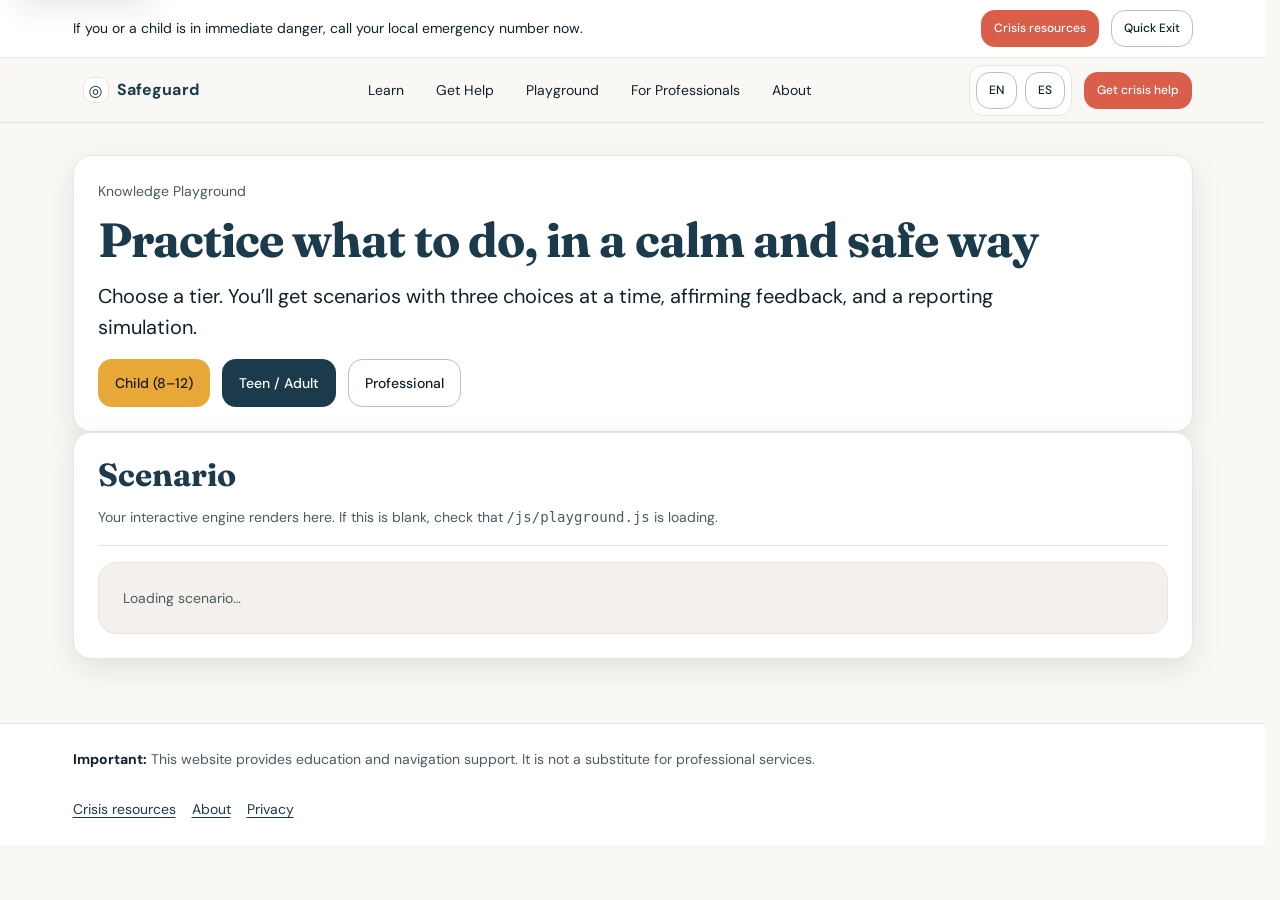
<file: pages/playground.html>
<!doctype html>
<html lang="en" data-lang="en">
  <head>
    <meta charset="UTF-8" />
    <meta name="viewport" content="width=device-width, initial-scale=1" />
    <meta
      name="description"
      content="Knowledge Playground: branching scenarios, quizzes, reporting simulation, and tiered learning."
    />
    <meta name="theme-color" content="#1B3A4B" />

    <link rel="icon" href="../assets/icons/favicon.svg" />
    <link rel="manifest" href="../manifest.webmanifest" />

    <link rel="preconnect" href="https://fonts.googleapis.com" />
    <link rel="preconnect" href="https://fonts.gstatic.com" crossorigin />
    <link
      href="https://fonts.googleapis.com/css2?family=DM+Sans:wght@400;500;700&family=Fraunces:opsz,wght@9..144,600;9..144,700&display=swap"
      rel="stylesheet"
    />

    <link rel="stylesheet" href="../css/styles.css" />
    <link rel="stylesheet" href="../css/components.css" />
    <script src="../js/main.js" defer></script>
    <script src="../js/playground.js" defer></script>

    <title>Knowledge Playground — Safeguard</title>
  </head>

  <body>
    <a class="skip-link" href="#main">Skip to content</a>

    <div class="crisis-ribbon" role="region" aria-label="Crisis resources">
      <div class="crisis-ribbon__inner">
        <p class="crisis-ribbon__text" data-i18n="crisisRibbon">
          If you or a child is in immediate danger, call your local emergency number now.
        </p>
        <div class="crisis-ribbon__actions">
          <a class="btn btn--small btn--coral" href="/pages/get-help.html#crisis" data-i18n="crisisButton">Crisis resources</a>
          <button class="btn btn--small btn--ghost" id="quickExitBtn" type="button" aria-label="Quick exit (opens weather)">
            Quick Exit
          </button>
        </div>
      </div>
    </div>

    <header class="site-header" role="banner">
      <div class="site-header__inner">
        <a class="brand" href="../index.html" aria-label="Safeguard home">
          <span class="brand__mark" aria-hidden="true">◎</span>
          <span class="brand__text">Safeguard</span>
        </a>

        <nav class="site-nav" aria-label="Primary">
          <button class="nav-toggle" type="button" aria-expanded="false" aria-controls="navMenu">
            <span class="sr-only">Open menu</span>
            <span aria-hidden="true">☰</span>
          </button>

          <ul class="nav-menu" id="navMenu">
            <li><a href="learn.html" data-i18n="navLearn">Learn</a></li>
            <li><a href="get-help.html" data-i18n="navGetHelp">Get Help</a></li>
            <li><a href="playground.html" aria-current="page" data-i18n="navPlayground">Playground</a></li>
            <li><a href="professionals.html" data-i18n="navPros">For Professionals</a></li>
            <li><a href="about.html" data-i18n="navAbout">About</a></li>
          </ul>
        </nav>

        <div class="site-header__tools">
          <div class="lang-toggle" role="group" aria-label="Language">
            <button class="btn btn--small btn--ghost" type="button" data-lang="en" aria-pressed="true">EN</button>
            <button class="btn btn--small btn--ghost" type="button" data-lang="es" aria-pressed="false">ES</button>
          </div>
          <a class="btn btn--small btn--coral" href="get-help.html#crisis" data-i18n="headerCrisis">Get crisis help</a>
        </div>
      </div>
    </header>

    <main id="main" class="container" role="main">
      <section class="card">
        <p class="eyebrow">Knowledge Playground</p>
        <h1 class="display">Practice what to do, in a calm and safe way</h1>
        <p class="lead">
          Choose a tier. You’ll get scenarios with three choices at a time, affirming feedback, and a reporting simulation.
        </p>

        <div class="row" style="margin-top: 16px;">
          <a class="btn btn--primary" href="playground.html?tier=child">Child (8–12)</a>
          <a class="btn btn--secondary" href="playground.html?tier=teen">Teen / Adult</a>
          <a class="btn btn--ghost" href="playground.html?tier=pro">Professional</a>
        </div>
      </section>

      <section class="card" aria-label="Playground engine">
        <h2 class="h2">Scenario</h2>
        <p class="small">Your interactive engine renders here. If this is blank, check that <code>/js/playground.js</code> is loading.</p>

        <div class="soft-divider"></div>

        <div id="playgroundRoot" class="card" style="box-shadow:none; background: var(--surface-2); border: 1px solid var(--neutral-100);">
          <p class="small" style="margin:0;">Loading scenario…</p>
        </div>
      </section>
    </main>

    <footer class="site-footer" role="contentinfo">
      <div class="container site-footer__inner">
        <p class="small">
          <strong>Important:</strong> This website provides education and navigation support. It is not a substitute for professional services.
        </p>
        <div class="footer-links">
          <a href="get-help.html#crisis">Crisis resources</a>
          <a href="about.html">About</a>
          <a href="about.html#privacy">Privacy</a>
        </div>
      </div>
    </footer>
  </body>
</html>
</file>
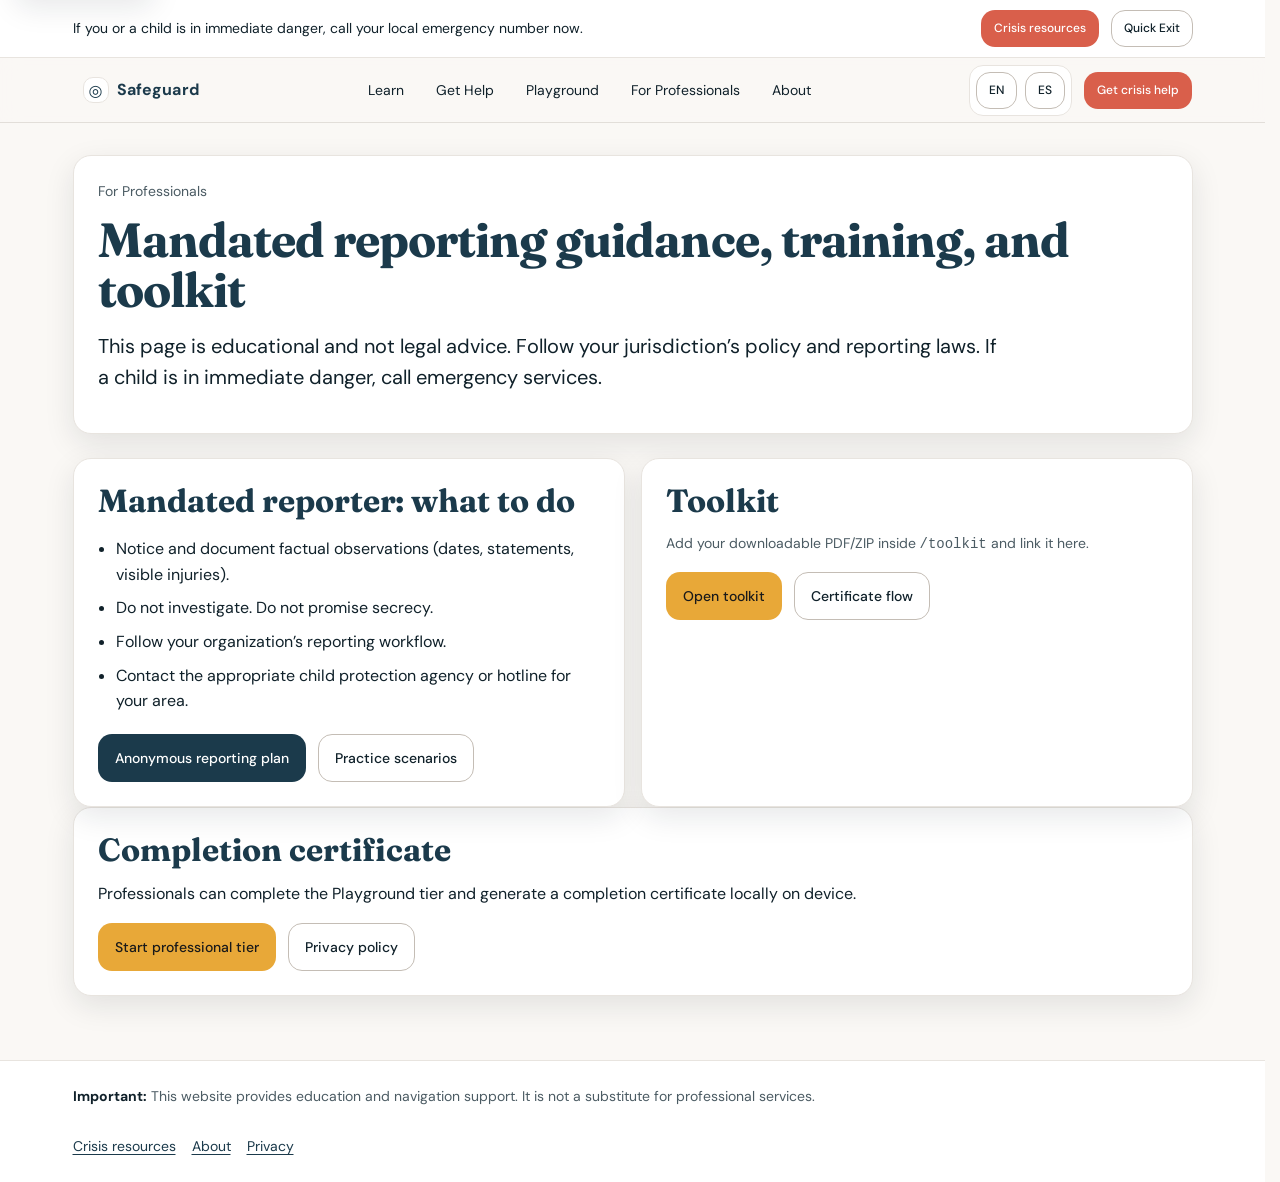
<file: pages/professionals.html>
<!doctype html>
<html lang="en" data-lang="en">
  <head>
    <meta charset="UTF-8" />
    <meta name="viewport" content="width=device-width, initial-scale=1" />
    <meta
      name="description"
      content="Guidance for professionals and mandated reporters, toolkits, and completion certificate flow."
    />
    <meta name="theme-color" content="#1B3A4B" />

    <link rel="icon" href="../assets/icons/favicon.svg" />
    <link rel="manifest" href="../manifest.webmanifest" />

    <link rel="preconnect" href="https://fonts.googleapis.com" />
    <link rel="preconnect" href="https://fonts.gstatic.com" crossorigin />
    <link
      href="https://fonts.googleapis.com/css2?family=DM+Sans:wght@400;500;700&family=Fraunces:opsz,wght@9..144,600;9..144,700&display=swap"
      rel="stylesheet"
    />

    <link rel="stylesheet" href="../css/styles.css" />
    <link rel="stylesheet" href="../css/components.css" />
    <script src="../js/main.js" defer></script>

    <title>For Professionals — Safeguard</title>
  </head>

  <body>
    <a class="skip-link" href="#main">Skip to content</a>

    <div class="crisis-ribbon" role="region" aria-label="Crisis resources">
      <div class="crisis-ribbon__inner">
        <p class="crisis-ribbon__text" data-i18n="crisisRibbon">
          If you or a child is in immediate danger, call your local emergency number now.
        </p>
        <div class="crisis-ribbon__actions">
          <a class="btn btn--small btn--coral" href="/pages/get-help.html#crisis" data-i18n="crisisButton">Crisis resources</a>
          <button class="btn btn--small btn--ghost" id="quickExitBtn" type="button" aria-label="Quick exit (opens weather)">
            Quick Exit
          </button>
        </div>
      </div>
    </div>

    <header class="site-header" role="banner">
      <div class="site-header__inner">
        <a class="brand" href="../index.html" aria-label="Safeguard home">
          <span class="brand__mark" aria-hidden="true">◎</span>
          <span class="brand__text">Safeguard</span>
        </a>

        <nav class="site-nav" aria-label="Primary">
          <button class="nav-toggle" type="button" aria-expanded="false" aria-controls="navMenu">
            <span class="sr-only">Open menu</span>
            <span aria-hidden="true">☰</span>
          </button>

          <ul class="nav-menu" id="navMenu">
            <li><a href="learn.html" data-i18n="navLearn">Learn</a></li>
            <li><a href="get-help.html" data-i18n="navGetHelp">Get Help</a></li>
            <li><a href="playground.html" data-i18n="navPlayground">Playground</a></li>
            <li><a href="professionals.html" aria-current="page" data-i18n="navPros">For Professionals</a></li>
            <li><a href="about.html" data-i18n="navAbout">About</a></li>
          </ul>
        </nav>

        <div class="site-header__tools">
          <div class="lang-toggle" role="group" aria-label="Language">
            <button class="btn btn--small btn--ghost" type="button" data-lang="en" aria-pressed="true">EN</button>
            <button class="btn btn--small btn--ghost" type="button" data-lang="es" aria-pressed="false">ES</button>
          </div>
          <a class="btn btn--small btn--coral" href="get-help.html#crisis" data-i18n="headerCrisis">Get crisis help</a>
        </div>
      </div>
    </header>

    <main id="main" class="container" role="main">
      <section class="card">
        <p class="eyebrow">For Professionals</p>
        <h1 class="display">Mandated reporting guidance, training, and toolkit</h1>
        <p class="lead">
          This page is educational and not legal advice. Follow your jurisdiction’s policy and reporting laws. If a child is in immediate danger, call emergency services.
        </p>
      </section>

      <section class="grid-2">
        <article class="card" id="reporting">
          <h2 class="h2">Mandated reporter: what to do</h2>
          <ul class="bullets">
            <li>Notice and document factual observations (dates, statements, visible injuries).</li>
            <li>Do not investigate. Do not promise secrecy.</li>
            <li>Follow your organization’s reporting workflow.</li>
            <li>Contact the appropriate child protection agency or hotline for your area.</li>
          </ul>

          <div class="row">
            <a class="btn btn--secondary" href="get-help.html#anonymous">Anonymous reporting plan</a>
            <a class="btn btn--ghost" href="playground.html?tier=pro">Practice scenarios</a>
          </div>
        </article>

        <article class="card">
          <h2 class="h2">Toolkit</h2>
          <p class="small">
            Add your downloadable PDF/ZIP inside <code>/toolkit</code> and link it here.
          </p>
          <div class="row">
            <a class="btn btn--primary" href="/toolkit/" aria-label="Open toolkit folder">Open toolkit</a>
            <a class="btn btn--ghost" href="#certificate">Certificate flow</a>
          </div>
        </article>
      </section>

      <section class="card" id="certificate">
        <h2 class="h2">Completion certificate</h2>
        <p>
          Professionals can complete the Playground tier and generate a completion certificate locally on device.
        </p>
        <div class="row">
          <a class="btn btn--primary" href="/pages/playground.html?tier=pro">Start professional tier</a>
            <a class="btn btn--ghost" href="about.html#privacy">Privacy policy</a>
        </div>
      </section>
    </main>

    <footer class="site-footer" role="contentinfo">
      <div class="container site-footer__inner">
        <p class="small">
          <strong>Important:</strong> This website provides education and navigation support. It is not a substitute for professional services.
        </p>
        <div class="footer-links">
          <a href="get-help.html#crisis">Crisis resources</a>
          <a href="about.html">About</a>
          <a href="about.html#privacy">Privacy</a>
        </div>
      </div>
    </footer>
  </body>
</html>
</file>
<file: css/styles.css>
/* =========================
   Safeguard Design System
   Soft minimalism with warm, editorial touches
   Mobile first, accessible, calm
   ========================= */

/* -------------------------
   Color Palette (purpose-labeled)
   ------------------------- */
   :root {
    /* Base: warm off white. Primary background for calm, safe reading. */
    --base: #FAF8F5;
  
    /* Authority and calm: deep teal. Primary text, header, trust surfaces. */
    --teal: #1B3A4B;
  
    /* Hope and action: warm amber. Positive highlights, progress, non-crisis CTAs. */
    --amber: #E8A838;
  
    /* Neutrals: soft warm grays. Borders, subtle backgrounds, dividers. */
    --neutral-100: #E8E4DF;
    --neutral-200: #C4BDB5;
  
    /* Crisis CTA: deep coral (never harsh red). Urgent but not alarming. */
    --coral: #D95F4B;
  
    /* Extended neutrals for readability */
    --ink: #10212A;          /* Deep readable text for long content */
    --muted: #4B5B63;        /* Secondary text */
    --surface: #FFFFFF;      /* Card surfaces */
    --surface-2: #F4F0EB;    /* Soft section background */
    --teal-2: #234A5D;       /* Slightly lighter teal for hover */
    --shadow: 0 10px 30px rgba(16, 33, 42, 0.10);
    --ring: 0 0 0 3px rgba(232, 168, 56, 0.35);
  
    /* Typography */
    --font-body: "DM Sans", system-ui, -apple-system, Segoe UI, Roboto, Arial, sans-serif;
    --font-display: "Fraunces", Georgia, "Times New Roman", serif;
  
    /* Type scale (px) */
    --fs-12: 12px;
    --fs-14: 14px;
    --fs-16: 16px;
    --fs-20: 20px;
    --fs-24: 24px;
    --fs-32: 32px;
    --fs-48: 48px;
  
    /* Spacing scale */
    --sp-2: 2px;
    --sp-4: 4px;
    --sp-8: 8px;
    --sp-12: 12px;
    --sp-16: 16px;
    --sp-20: 20px;
    --sp-24: 24px;
    --sp-32: 32px;
    --sp-40: 40px;
    --sp-48: 48px;
    --sp-64: 64px;
  
    /* Radius */
    --r-10: 10px;
    --r-14: 14px;
    --r-18: 18px;
  
    /* Transitions */
    --ease: cubic-bezier(0.2, 0.8, 0.2, 1);
    --t-200: 200ms;
    --t-300: 300ms;
  
    /* Layout */
    --container: 1120px;
    --header-h: 64px;
  }
  
  /* Respect reduced motion */
  @media (prefers-reduced-motion: reduce) {
    * {
      animation-duration: 1ms !important;
      animation-iteration-count: 1 !important;
      transition-duration: 1ms !important;
      scroll-behavior: auto !important;
    }
  }
  
  /* -------------------------
     Base Reset
     ------------------------- */
  *,
  *::before,
  *::after {
    box-sizing: border-box;
  }
  
  html:focus-within {
    scroll-behavior: smooth;
  }
  
  body {
    margin: 0;
    font-family: var(--font-body);
    font-size: var(--fs-16);
    line-height: 1.6;
    background: var(--base);
    color: var(--ink);
    text-rendering: optimizeLegibility;
    -webkit-font-smoothing: antialiased;
  }
  
  img,
  picture,
  video,
  canvas,
  svg {
    display: block;
    max-width: 100%;
  }
  
  a {
    color: inherit;
    text-decoration: none;
  }
  
  button,
  input,
  textarea,
  select {
    font: inherit;
  }
  
  p {
    margin: 0 0 var(--sp-16);
  }
  
  ul {
    margin: 0;
    padding: 0;
    list-style: none;
  }
  
  /* -------------------------
     Accessibility helpers
     ------------------------- */
  .sr-only {
    position: absolute;
    width: 1px;
    height: 1px;
    padding: 0;
    margin: -1px;
    overflow: hidden;
    clip: rect(0, 0, 0, 0);
    border: 0;
  }
  
  .skip-link {
    position: absolute;
    left: var(--sp-16);
    top: var(--sp-16);
    padding: 10px 12px;
    background: var(--surface);
    border: 1px solid var(--neutral-100);
    border-radius: 10px;
    box-shadow: var(--shadow);
    transform: translateY(-140%);
    transition: transform var(--t-200) var(--ease);
    z-index: 9999;
  }
  
  .skip-link:focus {
    transform: translateY(0);
    outline: none;
    box-shadow: var(--shadow), var(--ring);
  }
  
  /* Visible focus indicators */
  :where(a, button, input, textarea, select):focus-visible {
    outline: none;
    box-shadow: var(--ring);
    border-radius: 12px;
  }
  
  /* -------------------------
     Layout
     ------------------------- */
  .container {
    width: min(100% - 32px, var(--container));
    margin-inline: auto;
  }
  
  main {
    padding-block: var(--sp-32) var(--sp-64);
  }
  
  /* -------------------------
     Typography
     ------------------------- */
  .eyebrow {
    font-size: var(--fs-14);
    color: var(--muted);
    margin-bottom: var(--sp-12);
  }
  
  .display {
    font-family: var(--font-display);
    font-size: clamp(32px, 4vw, 48px);
    line-height: 1.05;
    letter-spacing: -0.02em;
    margin: 0 0 var(--sp-16);
    color: var(--teal);
  }
  
  .lead {
    font-size: var(--fs-20);
    line-height: 1.55;
    color: var(--ink);
    max-width: 65ch;
  }
  
  .h2 {
    font-family: var(--font-display);
    font-size: var(--fs-32);
    line-height: 1.15;
    margin: 0 0 var(--sp-12);
    color: var(--teal);
  }
  
  .h3 {
    font-family: var(--font-display);
    font-size: var(--fs-24);
    line-height: 1.2;
    margin: 0 0 var(--sp-12);
    color: var(--teal);
  }
  
  .h4 {
    font-weight: 700;
    font-size: var(--fs-16);
    margin: 0 0 var(--sp-8);
    color: var(--ink);
  }
  
  .small {
    font-size: var(--fs-14);
    color: var(--muted);
  }
  
  strong {
    color: var(--ink);
  }
  
  /* -------------------------
     Header + Crisis ribbon
     ------------------------- */
  .crisis-ribbon {
    position: sticky;
    top: 0;
    z-index: 1000;
    background: var(--surface);
    border-bottom: 1px solid var(--neutral-100);
  }
  
  .crisis-ribbon__inner {
    width: min(100% - 32px, var(--container));
    margin-inline: auto;
    display: flex;
    gap: var(--sp-16);
    align-items: center;
    justify-content: space-between;
    padding: 10px 0;
  }
  
  .crisis-ribbon__text {
    font-size: var(--fs-14);
    color: var(--ink);
    margin: 0;
  }
  
  .crisis-ribbon__actions {
    display: flex;
    gap: var(--sp-12);
    align-items: center;
    flex-shrink: 0;
  }
  
  .site-header {
    position: sticky;
    top: 44px; /* sits under crisis ribbon */
    z-index: 999;
    background: rgba(250, 248, 245, 0.88);
    backdrop-filter: blur(10px);
    border-bottom: 1px solid rgba(196, 189, 181, 0.45);
  }
  
  .site-header__inner {
    width: min(100% - 32px, var(--container));
    margin-inline: auto;
    height: var(--header-h);
    display: flex;
    align-items: center;
    justify-content: space-between;
    gap: var(--sp-16);
  }
  
  .brand {
    display: inline-flex;
    align-items: center;
    gap: var(--sp-8);
    padding: 8px 10px;
    border-radius: 12px;
  }
  
  .brand__mark {
    width: 26px;
    height: 26px;
    display: grid;
    place-items: center;
    border-radius: 10px;
    background: var(--surface);
    border: 1px solid var(--neutral-100);
    color: var(--teal);
  }
  
  .brand__text {
    font-weight: 700;
    letter-spacing: 0.01em;
    color: var(--teal);
  }
  
  .site-nav {
    display: flex;
    align-items: center;
    gap: var(--sp-12);
  }
  
  .nav-toggle {
    display: inline-flex;
    align-items: center;
    justify-content: center;
    width: 44px;
    height: 40px;
    border-radius: 12px;
    border: 1px solid var(--neutral-100);
    background: var(--surface);
    cursor: pointer;
    transition: transform var(--t-200) var(--ease), background var(--t-200) var(--ease);
  }
  
  .nav-toggle:hover {
    transform: translateY(-1px);
  }
  
  .nav-menu {
    display: none;
    gap: var(--sp-12);
    align-items: center;
  }
  
  .nav-menu a {
    font-size: var(--fs-14);
    color: var(--ink);
    padding: 10px 10px;
    border-radius: 12px;
    transition: background var(--t-200) var(--ease), transform var(--t-200) var(--ease);
  }
  
  .nav-menu a:hover {
    background: var(--surface);
    transform: translateY(-1px);
  }
  
  .site-header__tools {
    display: flex;
    align-items: center;
    gap: var(--sp-12);
  }
  
  .lang-toggle {
    display: inline-flex;
    gap: var(--sp-8);
    padding: 6px;
    border: 1px solid var(--neutral-100);
    border-radius: 14px;
    background: var(--surface);
  }
  
  /* Desktop nav */
  @media (min-width: 900px) {
    .nav-toggle {
      display: none;
    }
  
    .nav-menu {
      display: inline-flex;
    }
  }
  
  /* Mobile nav dropdown open state is handled via JS toggling .nav-menu--open */
  .nav-menu--open {
    display: grid;
    position: absolute;
    top: calc(44px + var(--header-h));
    left: 16px;
    right: 16px;
    background: var(--surface);
    border: 1px solid var(--neutral-100);
    border-radius: var(--r-14);
    padding: var(--sp-12);
    box-shadow: var(--shadow);
  }
  
  .nav-menu--open a {
    padding: 12px 12px;
  }
  
  /* -------------------------
     Sections
     ------------------------- */
  .hero {
    display: grid;
    gap: var(--sp-24);
    align-items: start;
    padding-top: var(--sp-24);
  }
  
  .hero__content {
    padding: var(--sp-24);
    border-radius: var(--r-18);
    background: linear-gradient(180deg, rgba(255,255,255,0.9), rgba(244,240,235,0.7));
    border: 1px solid rgba(232, 228, 223, 0.9);
    box-shadow: 0 12px 40px rgba(16, 33, 42, 0.07);
  }
  
  .hero__cta {
    display: flex;
    flex-wrap: wrap;
    gap: var(--sp-12);
    margin-top: var(--sp-20);
  }
  
  .hero__note {
    margin-top: var(--sp-16);
    padding: var(--sp-12);
    border-radius: var(--r-14);
    background: var(--surface);
    border: 1px solid var(--neutral-100);
  }
  
  .hero__panel {
    padding: var(--sp-20);
    border-radius: var(--r-18);
    background: var(--surface);
    border: 1px solid var(--neutral-100);
    box-shadow: var(--shadow);
  }
  
  .path-grid {
    display: grid;
    gap: var(--sp-12);
    margin-top: var(--sp-12);
  }
  
  .path-card {
    display: block;
    padding: var(--sp-16);
    border-radius: var(--r-14);
    border: 1px solid var(--neutral-100);
    background: var(--surface);
    transition: transform var(--t-200) var(--ease), box-shadow var(--t-200) var(--ease);
  }
  
  .path-card:hover {
    transform: translateY(-2px);
    box-shadow: 0 12px 28px rgba(16, 33, 42, 0.10);
  }
  
  .soft-divider {
    height: 1px;
    background: var(--neutral-100);
    margin: var(--sp-16) 0;
  }
  
  .ai-teaser {
    display: flex;
    align-items: center;
    justify-content: space-between;
    gap: var(--sp-12);
  }
  
  .grid-2 {
    display: grid;
    gap: var(--sp-16);
    margin-top: var(--sp-24);
  }
  
  @media (min-width: 900px) {
    .hero {
      grid-template-columns: 1.2fr 0.8fr;
      gap: var(--sp-24);
    }
  
    .grid-2 {
      grid-template-columns: 1fr 1fr;
    }
  }
  
  /* -------------------------
     Cards
     ------------------------- */
  .card {
    padding: var(--sp-24);
    border-radius: var(--r-18);
    background: var(--surface);
    border: 1px solid var(--neutral-100);
    box-shadow: var(--shadow);
  }
  
  .card--teal {
    background: linear-gradient(180deg, rgba(27,58,75,0.96), rgba(27,58,75,0.90));
    border-color: rgba(27,58,75,0.25);
    color: rgba(255,255,255,0.92);
  }
  
  .card--teal .h2,
  .card--teal .h3 {
    color: #FFFFFF;
  }
  
  .card--teal p,
  .card--teal li,
  .card--teal .small {
    color: rgba(255,255,255,0.85);
  }
  
  .bullets {
    display: grid;
    gap: var(--sp-8);
    margin: var(--sp-16) 0 var(--sp-20);
    padding-left: 18px;
    list-style: disc;
  }
  
  .bullets li {
    color: inherit;
  }
  
  .split {
    display: grid;
    gap: var(--sp-20);
  }
  
  @media (min-width: 900px) {
    .split {
      grid-template-columns: 1fr 0.8fr;
      align-items: center;
    }
  }
  
  .row {
    display: flex;
    flex-wrap: wrap;
    gap: var(--sp-12);
    margin-top: var(--sp-16);
  }
  
  /* Heard preview mini cards */
  .mini-preview {
    position: relative;
    min-height: 140px;
    border-radius: var(--r-18);
    background: var(--surface-2);
    border: 1px solid var(--neutral-100);
    overflow: hidden;
    padding: var(--sp-16);
  }
  
  .mini-card {
    display: inline-block;
    padding: 10px 12px;
    border-radius: 999px;
    background: var(--surface);
    border: 1px solid var(--neutral-100);
    box-shadow: 0 10px 25px rgba(16, 33, 42, 0.10);
    margin: 8px 10px 0 0;
    font-size: var(--fs-14);
    color: var(--ink);
  }
  
  /* -------------------------
     Footer
     ------------------------- */
  .site-footer {
    background: var(--surface);
    border-top: 1px solid var(--neutral-100);
    padding: var(--sp-24) 0;
  }
  
  .site-footer__inner {
    display: grid;
    gap: var(--sp-12);
  }
  
  .footer-links {
    display: flex;
    flex-wrap: wrap;
    gap: var(--sp-16);
  }
  
  .footer-links a {
    font-size: var(--fs-14);
    color: var(--teal);
    text-decoration: underline;
    text-underline-offset: 3px;
  }
  
  .footer-cta {
    margin-top: var(--sp-24);
    padding: var(--sp-16);
    border-radius: var(--r-18);
    background: rgba(232, 228, 223, 0.55);
    border: 1px solid rgba(196, 189, 181, 0.35);
  }
  
  /* -------------------------
     Utility
     ------------------------- */
  .kbd-hint {
    font-size: var(--fs-12);
    color: var(--muted);
  }
  
  /* Prevent layout shift when scrollbar appears */
  html {
    scrollbar-gutter: stable;
  }
</file>
<file: css/components.css>
/* =========================
   Reusable Components
   Safeguard UI Library
   ========================= */

/* -------------------------
   Buttons
   ------------------------- */
   .btn {
    display: inline-flex;
    align-items: center;
    justify-content: center;
    gap: 8px;
    padding: 12px 16px;
    font-size: var(--fs-14);
    font-weight: 500;
    border-radius: 14px;
    border: 1px solid transparent;
    cursor: pointer;
    transition:
      transform var(--t-200) var(--ease),
      background var(--t-200) var(--ease),
      box-shadow var(--t-200) var(--ease),
      border-color var(--t-200) var(--ease);
    text-align: center;
    min-height: 44px; /* Accessible touch target */
  }
  
  /* Primary: hopeful, forward */
  .btn--primary {
    background: var(--amber);
    color: #1a1a1a;
  }
  
  .btn--primary:hover {
    transform: translateY(-1px);
    box-shadow: 0 10px 24px rgba(232, 168, 56, 0.25);
  }
  
  /* Secondary: calm, informational */
  .btn--secondary {
    background: var(--teal);
    color: #fff;
  }
  
  .btn--secondary:hover {
    background: var(--teal-2);
    transform: translateY(-1px);
  }
  
  /* Crisis */
  .btn--coral {
    background: var(--coral);
    color: #fff;
  }
  
  .btn--coral:hover {
    transform: translateY(-1px);
    box-shadow: 0 10px 24px rgba(217, 95, 75, 0.25);
  }
  
  /* Ghost */
  .btn--ghost {
    background: transparent;
    border: 1px solid var(--neutral-200);
    color: var(--ink);
  }
  
  .btn--ghost:hover {
    background: var(--surface-2);
  }
  
  /* Small */
  .btn--small {
    padding: 8px 12px;
    font-size: var(--fs-12);
    min-height: 36px;
  }
  
  /* -------------------------
     Alerts
     ------------------------- */
  .alert {
    padding: 16px;
    border-radius: 16px;
    border: 1px solid var(--neutral-100);
    background: var(--surface);
    margin-bottom: 16px;
  }
  
  .alert--info {
    border-left: 4px solid var(--teal);
  }
  
  .alert--warning {
    border-left: 4px solid var(--amber);
  }
  
  .alert--crisis {
    border-left: 4px solid var(--coral);
    background: #fff8f6;
  }
  
  /* -------------------------
     Forms
     ------------------------- */
  .form-group {
    margin-bottom: 20px;
  }
  
  label {
    display: block;
    font-size: var(--fs-14);
    font-weight: 500;
    margin-bottom: 6px;
    color: var(--ink);
  }
  
  input,
  textarea,
  select {
    width: 100%;
    padding: 12px 14px;
    border-radius: 14px;
    border: 1px solid var(--neutral-200);
    background: var(--surface);
    transition:
      border-color var(--t-200) var(--ease),
      box-shadow var(--t-200) var(--ease);
  }
  
  textarea {
    resize: vertical;
    min-height: 100px;
  }
  
  input:focus,
  textarea:focus,
  select:focus {
    border-color: var(--amber);
    box-shadow: var(--ring);
    outline: none;
  }
  
  input::placeholder,
  textarea::placeholder {
    color: var(--neutral-200);
  }
  
  /* -------------------------
     Progress Bar
     ------------------------- */
  .progress {
    height: 8px;
    background: var(--neutral-100);
    border-radius: 999px;
    overflow: hidden;
  }
  
  .progress__bar {
    height: 100%;
    width: 0%;
    background: var(--amber);
    transition: width var(--t-300) var(--ease);
  }
  
  /* -------------------------
     Chips / Tags
     ------------------------- */
  .chip {
    display: inline-flex;
    align-items: center;
    padding: 6px 10px;
    border-radius: 999px;
    font-size: var(--fs-12);
    background: var(--surface-2);
    border: 1px solid var(--neutral-100);
    color: var(--ink);
  }
  
  .chip--teal {
    background: rgba(27, 58, 75, 0.08);
    border-color: rgba(27, 58, 75, 0.2);
  }
  
  .chip--amber {
    background: rgba(232, 168, 56, 0.12);
    border-color: rgba(232, 168, 56, 0.3);
  }
  
  .chip--coral {
    background: rgba(217, 95, 75, 0.12);
    border-color: rgba(217, 95, 75, 0.3);
  }
  
  /* -------------------------
     Badge
     ------------------------- */
  .badge {
    display: inline-block;
    padding: 4px 8px;
    border-radius: 8px;
    font-size: var(--fs-12);
    font-weight: 600;
    background: var(--neutral-100);
    color: var(--teal);
  }
  
  /* -------------------------
     Modal (Calm Overlay)
     ------------------------- */
  .modal-overlay {
    position: fixed;
    inset: 0;
    background: rgba(16, 33, 42, 0.55);
    display: none;
    align-items: center;
    justify-content: center;
    padding: 24px;
    z-index: 2000;
  }
  
  .modal-overlay.active {
    display: flex;
  }
  
  .modal {
    background: var(--surface);
    padding: 24px;
    border-radius: 18px;
    max-width: 500px;
    width: 100%;
    box-shadow: var(--shadow);
    animation: fadeIn var(--t-200) var(--ease);
  }
  
  @keyframes fadeIn {
    from { opacity: 0; transform: translateY(6px); }
    to { opacity: 1; transform: translateY(0); }
  }
  
  /* -------------------------
     Toast
     ------------------------- */
  .toast {
    position: fixed;
    bottom: 24px;
    right: 24px;
    background: var(--surface);
    padding: 14px 18px;
    border-radius: 14px;
    border: 1px solid var(--neutral-100);
    box-shadow: var(--shadow);
    display: none;
    z-index: 3000;
  }
  
  .toast.active {
    display: block;
  }
  
  /* -------------------------
     AI Panel
     ------------------------- */
  .ai-panel {
    border-radius: 18px;
    border: 1px solid var(--neutral-100);
    background: var(--surface);
    padding: 20px;
    box-shadow: var(--shadow);
  }
  
  .ai-panel__header {
    display: flex;
    justify-content: space-between;
    align-items: center;
    margin-bottom: 16px;
  }
  
  .ai-panel__messages {
    max-height: 280px;
    overflow-y: auto;
    margin-bottom: 16px;
    display: flex;
    flex-direction: column;
    gap: 12px;
  }
  
  .ai-message {
    padding: 10px 14px;
    border-radius: 14px;
    font-size: var(--fs-14);
    line-height: 1.5;
  }
  
  .ai-message--user {
    align-self: flex-end;
    background: var(--amber);
  }
  
  .ai-message--assistant {
    align-self: flex-start;
    background: var(--surface-2);
    border: 1px solid var(--neutral-100);
  }
  
  /* -------------------------
     Heard Wall
     ------------------------- */
  .heard-wall {
    position: relative;
    background: #0f1e26;
    color: #fff;
    padding: 40px;
    border-radius: 20px;
    overflow: hidden;
    min-height: 280px;
  }
  
  .heard-card {
    position: absolute;
    padding: 10px 14px;
    border-radius: 16px;
    background: rgba(255, 255, 255, 0.08);
    backdrop-filter: blur(8px);
    font-size: var(--fs-14);
    transition: transform 10s linear;
  }
  
  .heard-card:hover {
    background: rgba(255, 255, 255, 0.14);
  }
  
  .heard-resonate {
    margin-top: 8px;
    font-size: var(--fs-12);
    color: var(--amber);
    cursor: pointer;
  }
  
  /* -------------------------
     Certificate (Professional)
     ------------------------- */
  .certificate {
    border: 2px solid var(--neutral-200);
    padding: 32px;
    border-radius: 18px;
    text-align: center;
    background: var(--surface);
  }
  
  .certificate h2 {
    font-family: var(--font-display);
    font-size: var(--fs-32);
    margin-bottom: 16px;
  }
  
  /* -------------------------
     Mobile adjustments
     ------------------------- */
  @media (max-width: 600px) {
    .btn {
      width: 100%;
    }
  
    .row {
      flex-direction: column;
    }
  
    .toast {
      right: 16px;
      left: 16px;
    }
  }
</file>
